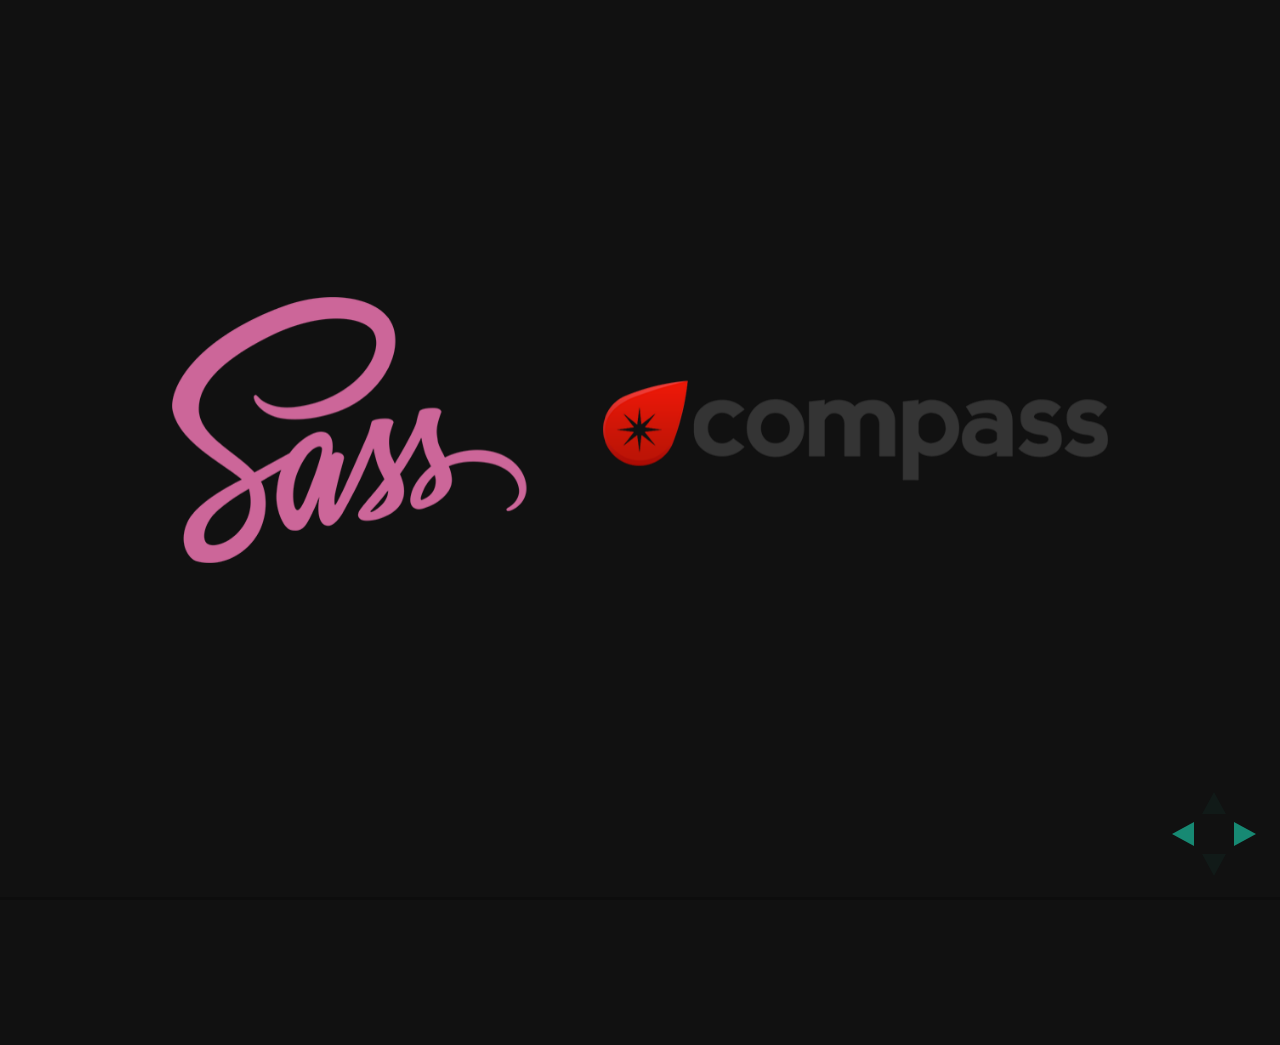
<file: compass/index.html>
<!DOCTYPE html>
<!--[if lt IE 7]> <html class="no-js lt-ie7" lang="en"> <![endif]-->
<!--[if IE 7]>    <html class="no-js ie7 lt-ie8" lang="en"> <![endif]-->
<!--[if IE 8]>    <html class="no-js ie8" lang="en"> <![endif]-->
<!--[if IE 9]>    <html class="no-js ie9" lang="en"> <![endif]-->
<!--[if gt IE 9]><!--> <html class="gt-ie"> <!--<![endif]-->
	<head>
		<meta http-equiv="content-type" content="text/html; charset=UTF-8" />

		<title>Présentation Compass</title>

		<link rel="stylesheet" href="assets/styles/reveal.css">
		<link rel="stylesheet" href="assets/styles/night.css" id="theme">

		<!-- For syntax highlighting -->
		<link rel="stylesheet" href="assets/styles/lib/css/monokai.css">

		<!-- If the query includes 'print-pdf', use the PDF print sheet -->
		<script>
			document.write( '<link rel="stylesheet" href="assets/styles/print/' + ( window.location.search.match( /print-pdf/gi ) ? 'pdf' : 'paper' ) + '.css" type="text/css" media="print">' );
		</script>

		<!--[if lt IE 9]>
		<script src="lib/js/html5shiv.js"></script>
		<![endif]-->
		
		<script>
		  (function(i,s,o,g,r,a,m){i['GoogleAnalyticsObject']=r;i[r]=i[r]||function(){
		  (i[r].q=i[r].q||[]).push(arguments)},i[r].l=1*new Date();a=s.createElement(o),
		  m=s.getElementsByTagName(o)[0];a.async=1;a.src=g;m.parentNode.insertBefore(a,m)
		  })(window,document,'script','//www.google-analytics.com/analytics.js','ga');
		
		  ga('create', 'UA-44934960-1', 'polikin.github.io');
		  ga('send', 'pageview');
		
		</script>

	</head>
	<body>

		<div class="reveal">

			<div class="slides">
				<!-- **** @home **** -->
				<section>
					<img class="blank" src="assets/images/sass-compass-logo.png" alt="">
				</section>


				<!-- **** Intro preprocessor **** -->
				<section>
					<h2>Qu’est-ce qu’un préprocesseur CSS?</h2>
					<p>C’est un outil permettant de transformer un langage (avec une syntaxe semblable à CSS), en CSS valide. La syntaxe du langage est souvent tellement proche de celle du CSS qu’on voit à peine la différence. Les préprocesseurs apportent une aide à l’écriture de vos feuilles de style. Aujourd’hui, les deux préprocesseurs les plus utilisés sont Sass et Less.</p>
				</section>

				<section>
					<h2>Les préprocesseurs les plus utilisés</h2>
					<h3 class="primary">SASS</h3>
					<p>Foundation<br>
					Compass<br>
					Bourbon</p>
					<img class="blank" src="assets/images/logo-sass.png" alt="" style="max-width:300px">
				</section>

				<section>
					<h2>Les préprocesseurs les plus utilisés</h2>
					<h3 class="primary">LESS</h3>
					<p>Twitter Bootstrap<br>
					LESS Elements<br>
					LESS Hat</p>
					<img class="blank" src="assets/images/logo-less.png" alt="">
				</section>

				<section>
					<h2>Les préprocesseurs les plus utilisés</h2>
					<h3 class="primary">Stylus</h3>
					<p>Nib</p>
					<img class="blank" src="assets/images/logo-stylus.png" alt="">
				</section>


				<!-- **** @import **** -->
				<section>
					<h2>Importation (@import)</h2>
					<p>Éviter la règle CSS “@import’’</p>
					<p>Le “@import” des fichiers .scss se produit lors de la compilation au lieu du coté client.</p>
<!-- 
//Montrer le fichier main.scss avec toutes les imports
//Montrer lles fichiers importés et compilés
//Expliquer la différence entre @import “fichier” et @import “_fichier”
 -->
				</section>
				
				<section>
					<h2>Importation (@import) suite</h2>
					
					<pre>
						<code data-trim>
/* import sans le "_" */
@import "le_fichier_importe";

/* import avec le "_" */
@import "_le_fichier_importe";							
						</code>
					</pre>
					
					<img class="blank" src="assets/images/img-import.png" alt="">
					
				</section>
				
				<section>
					<h2>Importation (@import) suite</h2>
					
					<br>
					
					<h3 class="primary">différence entre les deux façons d'importer</h3>
					
					<div class="fragment">
						<p>importer un fichier <span class="primary">sans</span> le <span class="primary">"_"</span> indique que ce fichier doit être généré en <span class="primary">.css</span></p>
					</div>
					
					<br>
					
					<div class="fragment">
						<p>importer un fichier <span class="primary">avec</span> le <span class="primary">"_"</span> indique que ce fichier doit être importé dans le fichier compilé</p>
					</div>
					
				</section>
				
				<section>
					<h2>Importation (@import) suite</h2>
					
					<br>
					
					<h3 class="primary">@import dans un sélecteur</h3>
					
					<pre>
						<code data-trim>
.maclass {
	@import "_le_fichier_importe";
}
							
						</code>
					</pre>
					
					
				</section>
				
				<!-- **** Nesting **** -->
				<section>
					<h2>imbriquation</h2>
					
					<br>
					
					<div class="fragment">
						<h3 class="primary">imbriquation des selecteurs</h3>
						<p>Les selecteurs CSS peuvent être imbriqués.</p>
					</div>
					
					<br>
					<!-- //Montrer exemple de base sur le nesting -->

					<div class="fragment">
						<h3 class="primary">imbriquation des propriétés</h3>
						<p>Certaines propriétés avec le même nom peuvent être imbriquées</p>
					</div>
					
					<br>
					
					<!-- //Montrer exemple avec fonts (font-size, font-weight, font-family etc) -->

					<div class="fragment">
						<h3 class="primary">Le selecteur parent</h3>
						<p>L’utilisation du symbole “&” fait référence au parent.</p>
					</div>
					<!-- 
					//Montrer exemple du sélecteur parent
					//Exemple avec modernizr -->

				</section>
				
				<section>
					<h2>imbriquation (suite)</h2>
					
					<br>
					
					<h3 class="primary">imbriquation des sélecteurs</h3>
					
					<br>					
					
					<pre>
						<code data-trim>
.ma-classe-parent {
	.ma-classe-enfant {
		strong {
			color: black;
		}
	}
}

/* CSS GÉNÉRÉ */
.ma-class-parent .ma-class-enfant strong { color: black; }
						</code>
					</pre>
					
					<p>* Ne pas dépasser 3 niveaux d'imbriquation</p>
				</section>
				
				<section>
					<h2>nesting (imbriquation)</h2>
					
					<br>
					
					<h3 class="secondary">à ne pas faire</h3>
										
					<pre>
						<code data-trim>
.ma-classe-parent {
	.ma-classe-enfant {
		span {
			a {
				strong {
					color: black;
				}
			}
		}
	}
}
						</code>
					</pre>
					
				</section>
				
				<section>
					<h2>imbriquation (suite)</h2>
					
					<br>
					
					<h3 class="primary">imbriquation des propriétés</h3>
					
					
					<pre>
						<code data-trim>
.ma-class-parent {
	font:{
		size: 12px;
		weight: 700;
		style: italic;
	}
	
	background:{
		position: top left;
		repeat: no-repeat;
		color: #ccc;
	}
}

/* CSS GÉNÉRÉ */
.ma-class-parent {
	font-size: 12px;
	font-weight: 700;
	font-style: italic;
	
	background-position: top left;
	background-repeat: no-repeat;
	background-color: #ccc;
}

						</code>
					</pre>					
				</section>
				
				<section>
					<h2>imbriquation (suite)</h2>
					
					<br>
					
					<h3 class="primary">sélecteur parent ( & )</h3>
					
					<pre>
						<code data-trim>
.ma-class-parent {
	.ma-classe-enfant {
		.touch & {
			color: black;
		}
	}
}

/* CSS GÉNÉRÉ */
.touch .ma-class-parent .ma-class-enfant { color: black; }

						</code>
					</pre>
					
					<p>* .touch est une fonctionnalité de Modernizr</p>
										
				</section>
				
				<section>
					<h2>imbriquation (suite)</h2>
					
					<br>
					
					<h3 class="primary">sélecteur :hover, :pseudo-element ( & )</h3>
					
					<pre>
						<code data-trim>
.ma-class-parent {
	.ma-classe-enfant {
		&:hover {
			color: black;
		}
		
		&:first-child {
			color: red;
		}
	}
}

/* CSS GÉNÉRÉ */
.touch .ma-class-parent .ma-class-enfant:hover { color: black; }
.touch .ma-class-parent .ma-class-enfant:first-child { color: red; }

						</code>
					</pre>
					
					<p>* .touch est une fonctionnalité de Modernizr</p>
										
				</section>


				<!-- **** Variables **** -->
				<section>
					<h2>Variables</h2>
					<p>La façon la plus simple d’utiliser SASS est l’utilisation des variables.</p>
					<p>Les variables commencent avec le signe “$” et sont déclarés comme des propriétés.</p>
					<p class="primary">“$nom :  valeur”</p>
					<p>Les utilisations les plus fréquentes sont les chiffres, les couleurs et les fonts.</p>
<!-- //Montrer le fichier avec toutes les variables et sont utilisation -->
				</section>
				
				<section>
					<h2>variables (suite)</h2>
					
					<pre>
						<code data-trim>
$primary:	#1abc9c; /* turquoise */

$secondary:	#8E44AD; /* emerald */

$tertiary:	#3498db; /* peter river /*	

$hover:	$secondary;		

$family: 'Open sans', serif;

$margin: 10px 20px;				
						</code>
					</pre>
					
				</section>
				
				<section>
					<h2>variables (suite)</h2>
					
					<pre>
						<code data-trim>
.ma-class {
	$width: 10px;
	
	width: $width;	
}			
						</code>
					</pre>
					
					<p>Une variable créée dans un sélecteur n'est pas globale, donc ne peut être utilisée <br/>pour d'autres sélecteurs.</p>
					
				</section>


				<!-- **** Mixins **** -->
				<section>
					<h2>@mixins</h2>
					
					<br>
					
					<div class="fragment">
						<h3 class="primary">Définition</h3>
						<p>Les mixins servent à définir des styles qui sont utilisés à plusieurs endroits. Les mixins acceptent aussi des arguments, ce qui permet de produire une plus grande variété de styles.</p>
						<p>Nous utilisons “@mixin” pour définir une mixin.</p>
					</div>
					
					<br>
					
					<div class="fragment">
						<h3 class="primary">Utilisation</h3>
						<p>Nous utilisons “@include” pour inclure tous les styles retournés par le mixin. </p>
					</div>
<!-- //Montrer un exemple de mixin de base -->

				</section>
				
				<section>
					<h2>@mixins (suite)</h2>
					
					<pre>
						<code data-trim>
@mixin circle($circle-size, $color) {
	width: 		$circle-size; 
	height: 	$circle-size; 
	background:	$color;

	@include border-radius($circle-size/2);
}		
						</code>
					</pre>
					
				</section>
				
				<section>
					<h2>@include</h2>
					
					<pre>
						<code data-trim>
/* APPELÉ LE MIXIN */
.circle {
	@include circle(200px, red);
}
							
/* CSS GÉNÉRÉ */
.circle {
	width: 200px;
	height: 200px;
	background: red;
	-webkit-border-radius: 100px;
	-moz-border-radius: 100px;
	-ms-border-radius: 100px;
	-o-border-radius: 100px;
	border-radius: 100px;
}			
						</code>
					</pre>					
					<div class="circle"></div>
					
				</section>
				
				<!-- **** Mixins **** -->
				<section>
					<h2>@extend</h2>
					<p>Nous voulons souvent utiliser les mêmes styles mais avec une légère différence. La façon la plus fréquente est d’utiliser une classe plus spécifique.</p>
					<p>Avec SASS, la maintenance est beaucoup plus facile et cela permet d’éviter certaines erreurs.</p>
					<p>Nous utilisons “@extend .classe” pour réutiliser les styles d’un selecteur sans avoir à tout dupliquer.</p>
				</section>
				
				<section>
					<h2>@extend (suite)</h2>
					
					<br>
					
					<h3 class="primary">extend %placeholder</h3>
					
					<pre>
						<code data-trim>
%border-bottom {
	padding: 0 0 30px 0;
	border-bottom: 2px blue solid;
}		

.ma-classe {
	@extend %border-bottom;
}

.mon-autre-classe {
	@extend %border-bottom;
}

/* CSS GÉNÉRÉ */
.ma-classe, .mon-autre-classe {
	padding: 0 0 30px 0;
	border-bottom: 2px blue solid
}
						</code>
					</pre>
					
					<p>* le placeholder n'est pas compilé dans le .css final</p>
					
				</section>


				<!-- **** Maths **** -->
				<section>
					<h2>Mathématiques</h2>
					<p>Sass supporte les operateurs standard</p>
					<p>+ - * / %</p>
<!-- //exemples de math simple -->
					<div class="fragment">
						<p>Plusieurs fonctions sont disponibles.</p>
						<p>percentage, round, ceil, floor, abs, min, max et plusieurs autres.</p>
					</div>
				</section>
				
				<section>
					<h2>Mathématiques (suite)</h2>
					
					<br>
					
					<h3 class="primary">Les opérations mathématique (+, -, *, /, %)</h3>
					
					<pre>
						<code data-trim>
1em + 1em; /* 2em */

1em - 1em; /* 0em */

1in + 72pt; /* 2in */

6px * 4; /* 24px /*

18 % 5; /* 3 */

						</code>
					</pre>
					
				</section>

				<!-- **** Colors **** -->
				<section>
					<h2>Couleurs</h2>
					<p>Il est possible de faire des calculs avec les couleurs.<br/>Les opérations sont appliquées sur le canal rouge, vert et bleu.</p>
					<p>Plusieurs fonctions sont disponibles dans SASS</p>
					<p>rgb, rgba, red, green, blue, mix, hue, saturation, lightness, lighten, darken, saturate, desaturate, greyscale, complement, invert, alpha, rgba et plusieurs autres.</p>
<!-- //Montrer quelques exemples de fonctions de couleurs -->
				</section>
				
				<section>					
					<h2>couleurs (suite)</h2>
					
					<br>
					
					<h3 class="primary">lighten, darken, rgba</h3>
					<pre>
						<code data-trim>
.lighten {
	background: lighten($primary, 10);
}

.darken {
	background: darken($primary, 10);
}

.rgba {
	background: rgba($primary, 10);
}

						</code>
					</pre>
				</section>
				
				<section>					
					<h2>couleurs (suite)</h2>
					<img class="blank" src="assets/images/img-colors.jpg" alt="">
				</section>
				
				<section>					
					<h2>couleurs (suite)</h2>
					<img class="blank" src="assets/images/img-colors2.jpg" alt="">
				</section>


				<!-- **** Directives **** -->
				<section>
					<h2>Directives</h2>
					
					<br>
					
					<div class="fragment">
						<h3 class="primary">@import</h3>
					</div>
					
					<br>

					<div class="fragment">
						<h3 class="primary">@media</h3>
						<p>L’utilisation du “@media” query est la même qu’en CSS sauf à l’exception qu’elle peut être imbriquée dans les sélecteurs.</p>
<!-- //Montrer une utilisation du @media -->
					</div>
					
					<br>

					<div class="fragment">
						<h3 class="primary">@extend</h3>
					</div>
					
					<br>

					<div class="fragment">
						<h3 class="primary">@if</h3>
						<p>Permet d’utiliser des “@if, @else if, @else” pour toutes les directives.</p>
					</div>
				</section>

				<section>
					<h2>Directives (suite)</h2>
					<h3 class="primary">@for</h3>
					<p>La déclaration du “@for” compile des styles de manière répétitive avec un compteur pour chaque itération.</p>
<!-- //Montrer un exemple du @for -->
					
					<br>
					
					<div class="fragment">
						<h3 class="primary">@each</h3>
						<p>Le “@each” compile des styles pour chaque valeurs dans un tableau</p>
<!-- //Montrer un exemple du @each -->
					</div>
					
					<br>

					<div class="fragment">
						<h3 class="primary">@while</h3>
						<p>Le “@while” compile des styles jusqu’à ce que l’évalution soit “false”</p>
					</div>
					
					<br>

					<div class="fragment">
						<h3 class="primary">@mixin</h3>
					</div>
				</section>
				
				<section>
					<h2>directives (suite)</h2>
					
					<br>
					
					<h3 class="primary">@if, @else</h3>
					<pre>
						<code data-trim>
$var: false;

@if $var == true {
	&:before { 
		color:	$secondary;
		content: "$var == true, ce contenu s'affiche"; 
	}
}@else {
	&:before { 
		color:	$tertiary;
		content: "$var == false, ce contenu s'affiche"; 
	}
}
						</code>
					</pre>
				</section>
				
				<section>
					<h2>directives (suite)</h2>
					
					<br>
					
					<h3 class="primary">@for</h3>
					<pre>
						<code data-trim>
@for $i from 1 through 6 {
	.for-#{$i} {
		height : $i * 20#{px};
	}
}

/* CSS GÉNÉRÉ */
.for-1 { height: 20px; }
.for-2 { height: 40px; }
.for-3 { height: 60px; }
.for-4 { height: 80px; }
.for-5 { height: 100px; }
.for-6 { height: 120px; }

						</code>
					</pre>
					
				</section>


				<!-- **** Compass **** -->
				<section>
					<h2>Compass</h2>
					<p>Compass est un framework pour SASS. Il contient une multitude de Mixins et d’outils pour nous aider à être plus rapide dans notre développement.</p>
				</section>

				<!-- **** Compass & CSS3 **** -->
				<section>
					<h2>CSS3</h2>
					<p>Les mixins pour le CSS3 sont habituellement utilisés pour éviter d’écrire tous les préfixes des fureteurs. Ils sont aussi utiles pour fournir une solution alternative pour les plus vieux fureteurs.</p>
					<p>Opacity, box-shadow, animations, font-face et plusieurs autres.</p>
<!-- //Montrer quelques exemple -->
				</section>

				<!-- **** Compass & Helpers **** -->
				<section>
					<h2>Helpers</h2>
					<p>Les helpers servent à améliorer les fonctions de SASS.</p>
					<p>adjust-lightness, font-files, image-width, image-height, prefix, inline-image et plusieurs autres.</p>
				</section>

				<!-- **** Compass & Typography **** -->
				<section>
					<h2>Typography</h2>
					<p>Mixins qui permettent de styler plus rapidement certains éléments typographiques.</p>
					<p>Link effects, lists, texts</p>
				</section>

				<section>
					<h2>Utilities</h2>
					<p>Les utilities sont des mixins pour gagner du temps et aider à la maintenance du projet.</p>
					<p>Sprites, clearfix, resets, browser support etc</p>
<!-- //Montrer un exemple des sprites -->
				</section>

				<section>
					<h2>Extensions</h2>
					<ul>
						<li>Susy</li>
						<li>h5bp</li>
						<li>rgba-png</li>
						<li>ceaser</li>
						<li>animate.sass</li>
						<li>etc ...</li>
					</ul>
				</section>
				
				<!-- **** Apps **** -->
				
				<section>
					<h2>Apps</h2>
					<ul>
						<li>Codekit</li>
						<li>Prepros</li>
						<li>Mixture</li>
						<li>Koala</li>
					</ul>
				</section>
				
				<section>
					<h2>Codekit (mac seulement)</h2>
					<br>
					
					<a href="http://incident57.com/codekit/">http://incident57.com/codekit/</a>
					
					<br>
					
					<img class="blank" src="assets/images/logo-codekit.png" alt="">
					
				</section>
				
				<section>
					<h2>Prepros (mac & pc)</h2>
					<br>
					
					<a href="http://alphapixels.com/prepros/">http://alphapixels.com/prepros/</a>
					
					<br>
					
					<img class="blank" src="assets/images/logo-prepros.png" alt="">
					
				</section>
				
				<section>
					<div class="author">
						<h5>Nicolas Poliquin</h5>
						<p>Twitter: <a href="https://twitter.com/_polikin" target="_blank">@_polikin</a></p>
						<p>Github: <a href="https://github.com/polikin" target="_blank">https://github.com/polikin</a></p>
						<p>Courriel: <a href="mailto:nic@polikin.ca?subject=Question presentation Compass" target="_blank">nic@polikin.ca</a></p>
					</div>
					
					<div class="author">
						<h5>Mathieu Rivest</h5>
						<p>LinkedIn: <a href="ca.linkedin.com/in/rivestmathieu/" target="_blank">ca.linkedin.com/in/rivestmathieu/</a></p>
						<p>Github: <a href="https://github.com/polikin" target="_blank">https://github.com/MathRivest</a></p>
						<p>Courriel: <a href="mailto:rivest.mathieu@gmail.com?subject=Question presentation Compass" target="_blank">rivest.mathieu@gmail.com</a></p>
					</div>
					
					<div style="clear:both;"></div>
					
					<br><br>
					
					<h4>Version PDF</h4>
		
					<a href="https://speakerdeck.com/_polikin/presentation-compass" target="_blank">https://speakerdeck.com/_polikin/presentation-compass</a>
		
					<br>
					
					<div class="credits">
						
						<br>
						
						<h5>Crédits</h5>
						<a href="http://compass-style.org/help/">Compass</a>
						<a href="http://sass-lang.com/tutorial.html">Sass</a>
						<a href="http://thesassway.com/">The Sass Way</a>
						<a href="https://speakerdeck.com/imathis/sass-compass-the-future-of-stylesheets-now">Brandon Mathis</a>
						<a href="http://blog.humancoders.com/les-id-es-re-ues-sur-les-pr-processeurs-css-sass-53/">Camille Roux</a>
					</div>
				</section>
				
			</div>

		</div>
		
		<script src="assets/scripts/head.min.js"></script>
		<script src="assets/scripts/reveal.min.js"></script>

		<script>

			// Full list of configuration options available here:
			// https://github.com/hakimel/reveal.js#configuration
			Reveal.initialize({
				controls: true,
				progress: true,
				history: true,
				center: true,
				width: 1400,
				loop: true,
				theme: Reveal.getQueryHash().theme, 
				transition: Reveal.getQueryHash().transition || 'linear', // default/cube/page/concave/zoom/linear/fade/none

				// Optional libraries used to extend on reveal.js
				dependencies: [
					{ src: 'assets/plugin/highlight/highlight.js', async: true, 
						callback: function() { 
							hljs.initHighlightingOnLoad(); 
							hljs.tabReplace = '    ';
						} 
					}/*,
					{ src: 'https://raw.github.com/Remotes/Remotes/master/dist/remotes.ne.min.js', async: true, 
						callback: function() { 
							new Remotes("preview")
								.on("swipe-left", function(e){ Reveal.navigateRight(); })
								.on("swipe-right", function(e){ Reveal.navigateLeft(); })
								.on("swipe-up", function(e){ Reveal.navigateDown(); })
								.on("swipe-down", function(e){ Reveal.navigateUp(); })
								.on("tap", function(e){ 
									Reveal.toggleOverview(); 
								});
						} 
					},*/
				],
				keyboard: {
				    13: 'toggleOverview' // go to the next slide when the ENTER key is pressed
				  }
			});

		</script>
		
	
	</body>
</html>
</file>
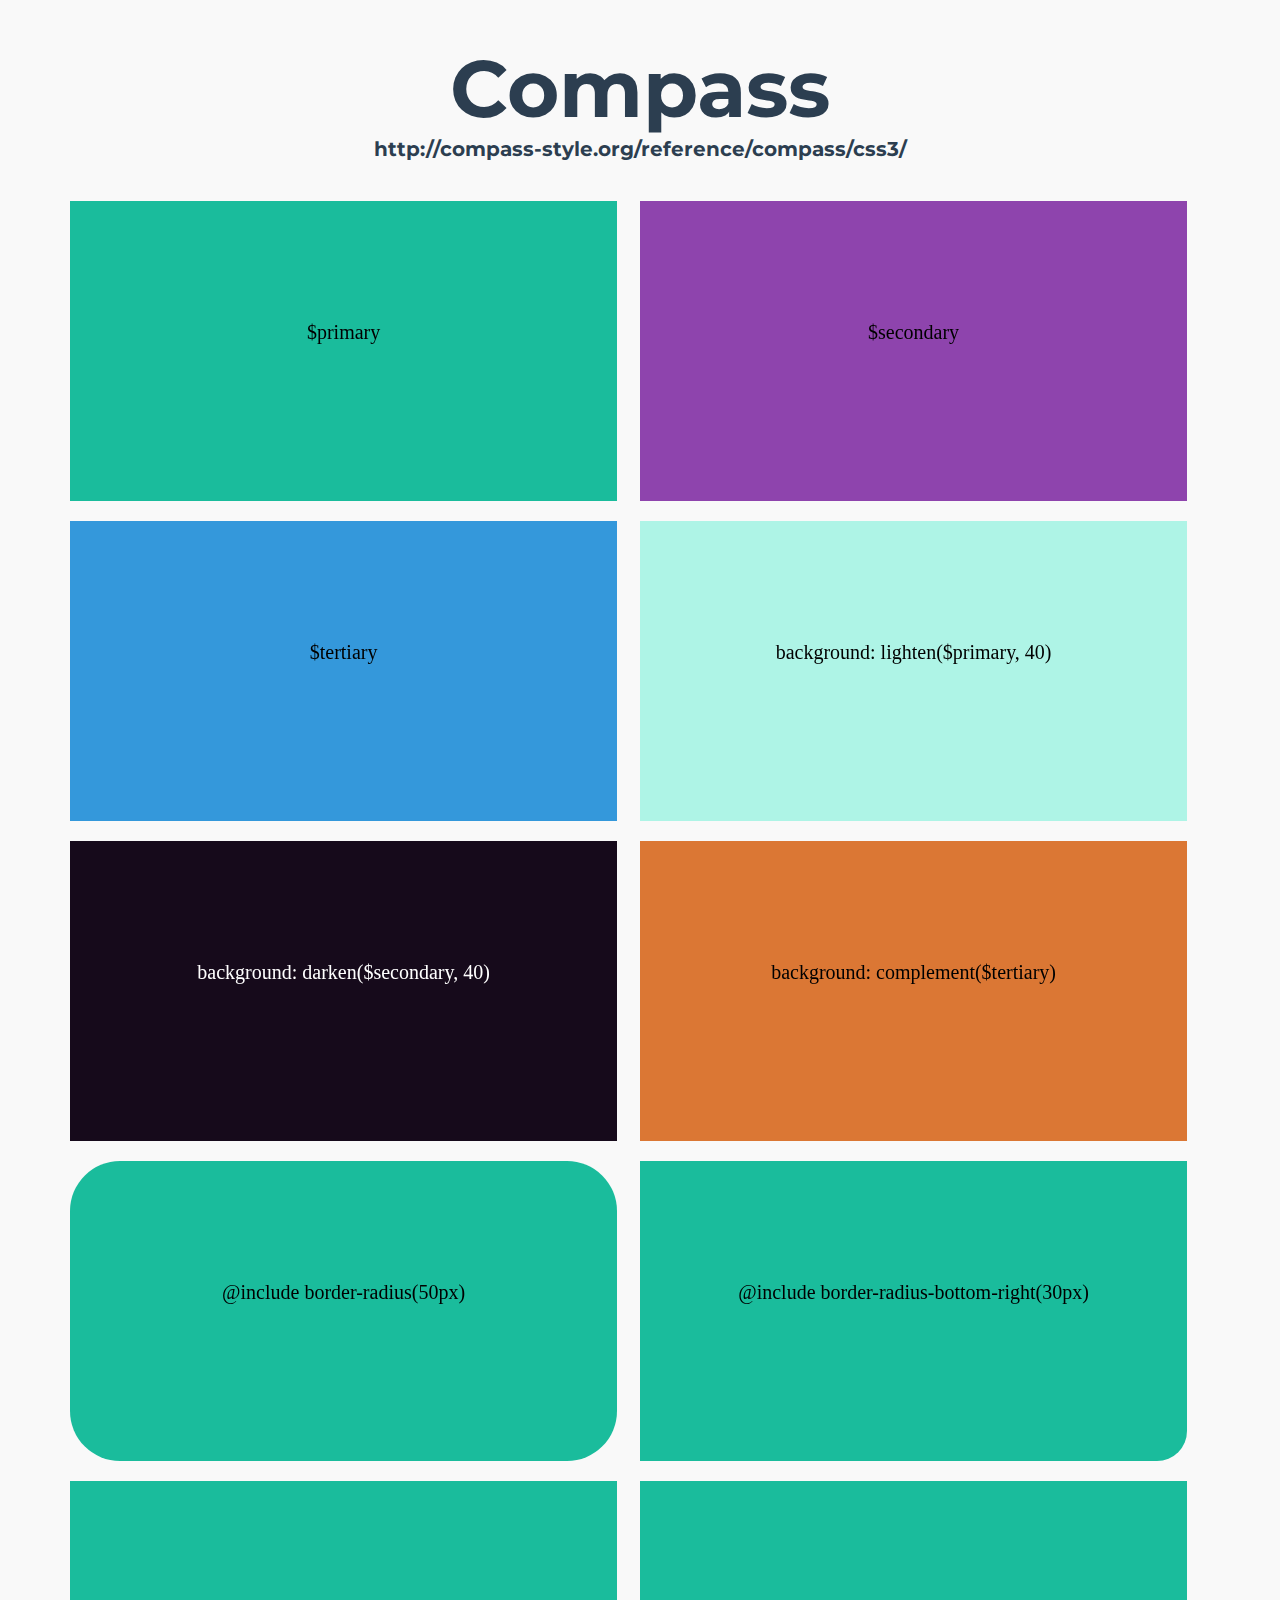
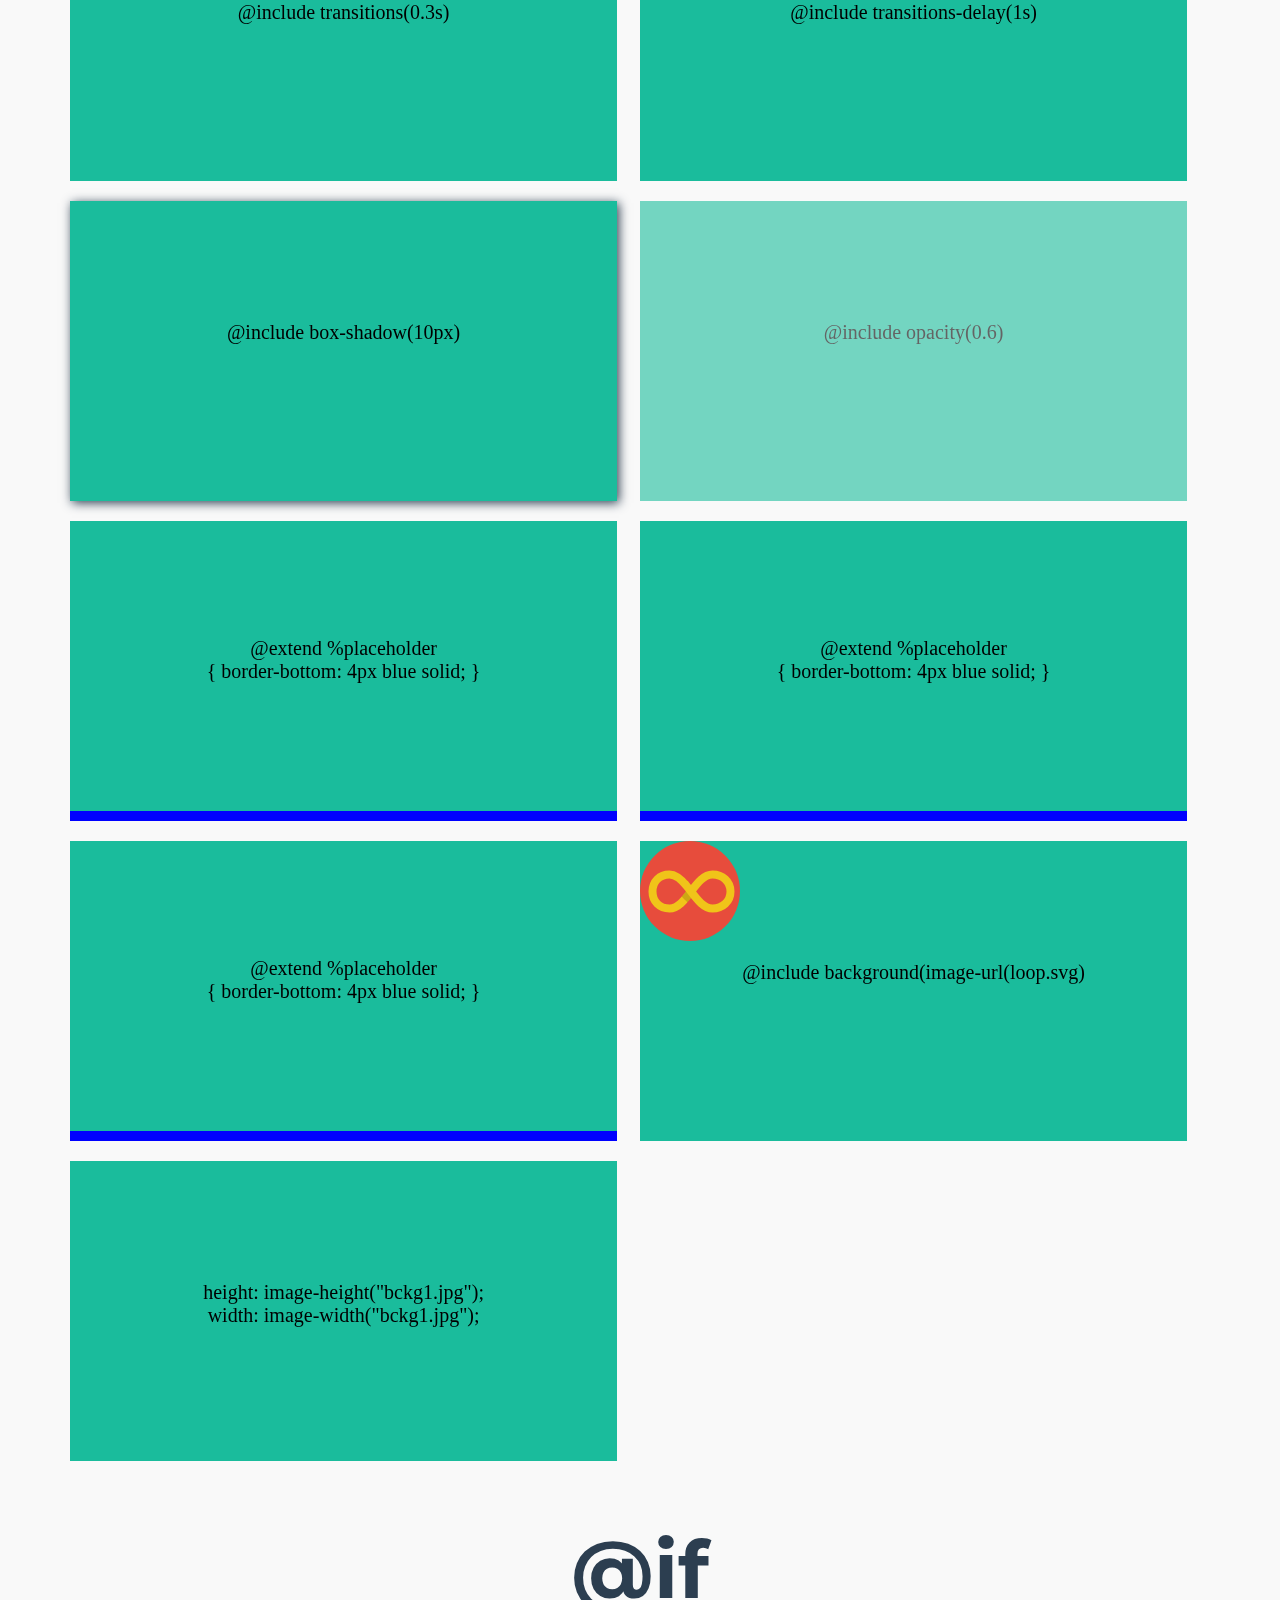
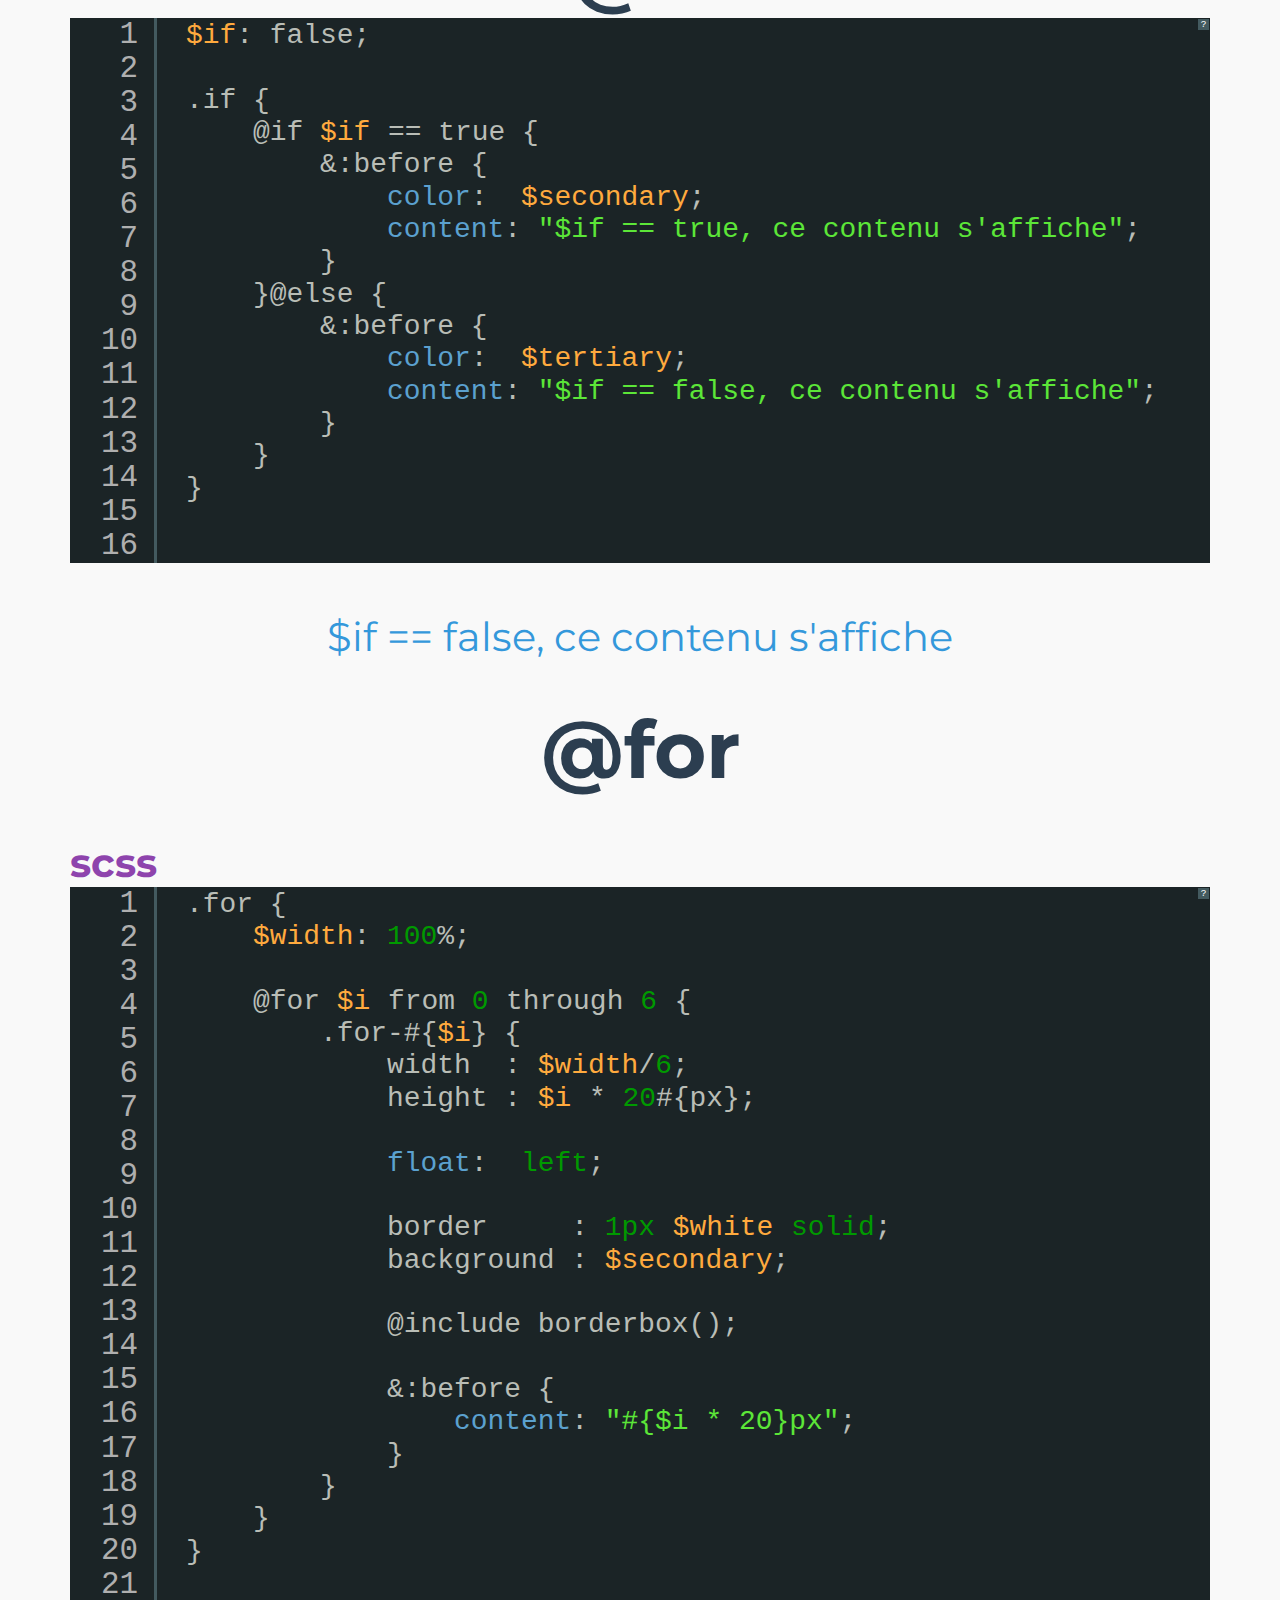
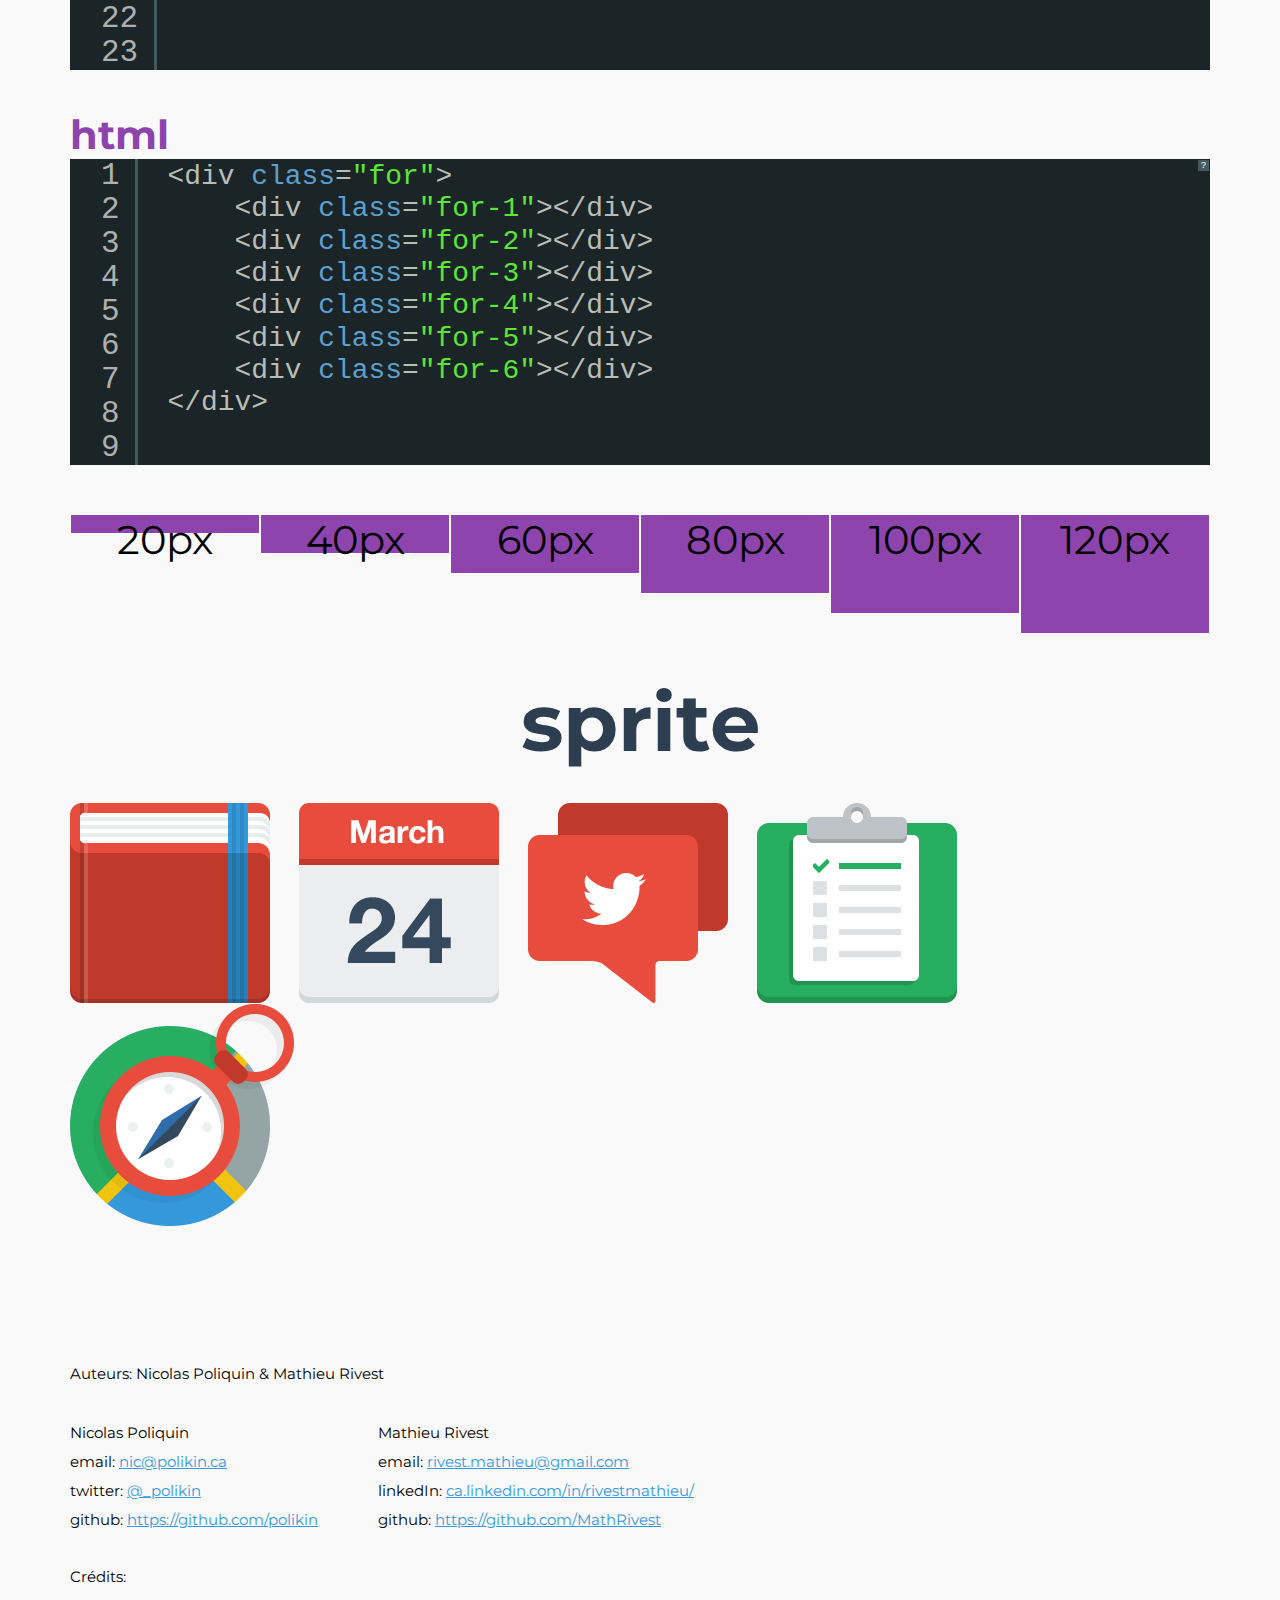
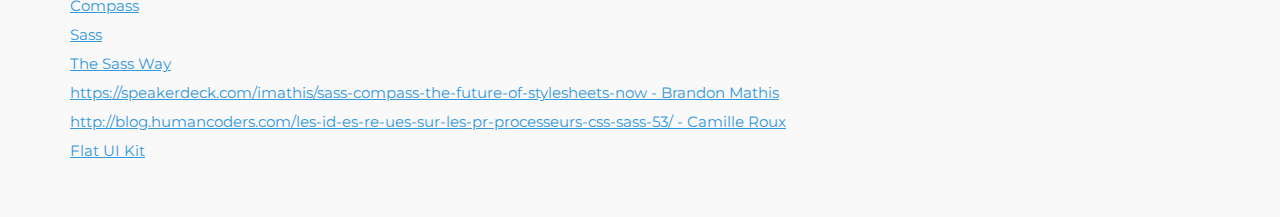
<file: exemples/index.html>
<!DOCTYPE html>
<!--[if lt IE 7]> <html class="no-js lt-ie7" lang="en"> <![endif]-->
<!--[if IE 7]>    <html class="no-js ie7 lt-ie8" lang="en"> <![endif]-->
<!--[if IE 8]>    <html class="no-js ie8" lang="en"> <![endif]-->
<!--[if IE 9]>    <html class="no-js ie9" lang="en"> <![endif]-->
<!--[if gt IE 9]><!--> <html class="gt-ie"> <!--<![endif]-->
	<head>
		<meta http-equiv="content-type" content="text/html; charset=UTF-8" />
	
		<title>Compass</title>
		
		<link rel="stylesheet" type="text/css" href="assets/styles/screen.css" media="screen,projection" />
		
		<script type="text/javascript" charset="utf-8" src="assets/scripts/jquery-1.10.2.min.js"></script>
		
	</head>	
	<body>

<div class="container cf">
	
	<h1>
		Compass
		<span>http://compass-style.org/reference/compass/css3/</span>
	</h1>
	
	<div class="examples cf">
		<div class="primary">
			<code>$primary</code>
			<code class="output">#1abc9c</code>
		</div>
		
		<div class="secondary">
			<code>$secondary</code>
			<code class="output">#8E44AD</code>
		</div>
		
		<div class="tertiaire">
			<code>$tertiary</code>
			<code class="output">#3498db</code>
		</div>
		
		<div class="primary-lighten">
			<code>background: lighten($primary, 40)</code>
			<code class="output">#AEF4E6</code>
		</div>
		
		<div class="secondary-darken">
			<code>background: darken($secondary, 40)</code>
			<code class="output">#160A1B</code>
		</div>
		
		<div class="tertiary-complement">
			<code>background: complement($tertiary)</code>
			<code class="output">#DB7734</code>
		</div>
		
		<div class="border-radius">
			<code>@include border-radius(50px)</code>
			<code class="output">
			    -webkit-border-radius: 50px;<br>
			    -moz-border-radius: 50px;<br>
			    border-radius: 50px;
			</code>
		</div>

		<div class="border-bottom-right-radius">
			<code>@include border-radius-bottom-right(30px)</code>
			<code class="output">
			    -webkit-border-radius-bottomright: 30px;<br>
			    -moz-border-radius-bottomright: 30px;<br>
			    border-radius-bottomright: 30px;
			</code>
		</div>

		<div class="transition">
			<code>@include transitions(0.3s)</code>
			<code class="output">
			    -webkit-transition: 0.3s;<br>
			    -moz-transition: 0.3s;<br>
			    transition: 0.3s;
			</code>
		</div>
	
		<div class="transition transition-delay">
			<code>@include transitions-delay(1s)</code>
			<code class="output">
			    -webkit-transition-delay: 1s;<br>
			    -moz-transition-delay: 1s;<br>
			    transition-delay: 1s;
			</code>
		</div>

		<div class="box-shadow">
			<code>@include box-shadow(10px)</code>
			<code class="output">
			    -webkit-box-shadow: 10px;<br>
			    -moz-box-shadow: 10px;<br>
			    box-shadow: 10px;
			</code>
		</div>

		<div class="opacity">
			<code>@include opacity(0.6)</code>
			<code class="output">
			    <span style="font-size:13px;">filter: progid:DXImageTransform.Microsoft.<br>Alpha(Opacity=60);</span><br>
			    opacity: 0.6;
			</code>
		</div>

		<div class="extend">
			<code>
				@extend %placeholder <br>{ border-bottom: 4px blue solid; }
			</code>
			<code class="output">
			    .examples .extend, <br>.examples .extend2, <br>.examples .extend3
			</code>
		</div>

		<div class="extend2">
			<code>
				@extend %placeholder <br>{ border-bottom: 4px blue solid; }
			</code>
			<code class="output">
			    .examples .extend, <br>.examples .extend2, <br>.examples .extend3
			</code>
		</div>

		<div class="extend3">
			<code>
				@extend %placeholder <br>{ border-bottom: 4px blue solid; }
			</code>
			<code class="output">
			    .examples .extend, <br>.examples .extend2, <br>.examples .extend3
			</code>
		</div>
		
		<div class="image">
			<code>
				@include background(image-url(loop.svg)
			</code>
			<code class="output">
			    background: <br>url('../images/loop.svg<span style="color:red;">?1380732841</span>') <br>top left no-repeat #1abc9c;
			</code>
		</div>
		
		<div class="image-resize">
			<code>
				height:	image-height("bckg1.jpg");<br>
				width:	image-width("bckg1.jpg");
			</code>
			<code class="output">
				<span class="width"></span>
				<span class="height"></span>
			</code>
			<span class="bckg"></span>
		</div>
		
	</div>
	
	<div class="examples-intermediaire">
		<h2>@if</h2>
		
		<pre class="brush: sass">
			$if: false;
			
			.if {
				@if $if == true {
					&:before { 
						color:	$secondary;
						content: "$if == true, ce contenu s'affiche"; 
					}
				}@else {
					&:before { 
						color:	$tertiary;
						content: "$if == false, ce contenu s'affiche"; 
					}
				}
			}
		</pre>
		
		<br>
		
		<div class="if"></div>	
		
		<h2>@for</h2>	
		
		<h3>scss</h3>
		
		<pre class="brush: sass">
			.for {
				$width: 100%;
				
				@for $i from 0 through 6 {
					.for-#{$i} {
						width  : $width/6;
						height : $i * 20#{px};

						float:	left;

						border     : 1px $white solid;
						background : $secondary;

						@include borderbox(); 

						&:before {
							content: "#{$i * 20}px";
						}
					}
				}
			}
			
		</pre>
		
		<h3>html</h3>
		
		<pre class="brush: php">
			<div class="for">
				<div class="for-1"></div>
				<div class="for-2"></div>
				<div class="for-3"></div>
				<div class="for-4"></div>
				<div class="for-5"></div>
				<div class="for-6"></div>
			</div>
		</pre>
		
		<br>
		
		<div class="for cf">
			<div class="for-1"></div>
			<div class="for-2"></div>
			<div class="for-3"></div>
			<div class="for-4"></div>
			<div class="for-5"></div>
			<div class="for-6"></div>
		</div>
	</div>
	
	<h2>sprite</h2>
	
	<br><br>
	
	<div class="sprite cf">
		<div class="sprites-folder-book"></div>
		<div class="sprites-folder-calendar"></div>
		<div class="sprites-folder-chat"></div>
		<div class="sprites-folder-clipboard"></div>
		<div class="sprites-folder-compas last"></div>
		
		<div class="sprites-folder-small-book"></div>
		<div class="sprites-folder-small-calendar"></div>
		<div class="sprites-folder-small-chat"></div>
		<div class="sprites-folder-small-clipboard"></div>
		<div class="sprites-folder-small-compas last"></div>
		
	</div>
	
	<br><br><br>

	<div class="credits cf">
		<h4>Auteurs: Nicolas Poliquin &amp; Mathieu Rivest</h4>
		<ul class="float-left">
			<li>Nicolas Poliquin</li>
			<li>email: <a href="mailto:nic@polikin.ca?subject=Questions sur compass/sass">nic@polikin.ca</a></li>
			<li>twitter: <a href="https://twitter.com/_polikin">@_polikin</a></li>
			<li>github: <a href="https://github.com/polikin">https://github.com/polikin</a></li>
		</ul>
		
		<ul class="float-left">
			<li>Mathieu Rivest</li>
			<li>email: <a href="mailto:rivest.mathieu@gmail.com?subject=Questions sur compass/sass">rivest.mathieu@gmail.com</a></li>
			<li>linkedIn: <a href="ca.linkedin.com/in/rivestmathieu/" target="_blank">ca.linkedin.com/in/rivestmathieu/</a></li>
			<li>github: <a href="https://github.com/polikin" target="_blank">https://github.com/MathRivest</a></li>
			
		</ul>

		
		<br class="clear">
		<br><br>
		
		<h4>Crédits:</h4>
		
		<ul style="margin:0;">
			<li><a href="http://compass-style.org/help/">Compass</a></li>
			<li><a href="http://sass-lang.com/tutorial.html">Sass</a></li>
			<li><a href="http://thesassway.com/">The Sass Way</a></li>
			<li><a href="https://speakerdeck.com/imathis/sass-compass-the-future-of-stylesheets-now">https://speakerdeck.com/imathis/sass-compass-the-future-of-stylesheets-now - Brandon Mathis</a></li>
			<li><a href="http://blog.humancoders.com/les-id-es-re-ues-sur-les-pr-processeurs-css-sass-53/">http://blog.humancoders.com/les-id-es-re-ues-sur-les-pr-processeurs-css-sass-53/ - Camille Roux</a></li>
			<li><a href="http://designmodo.github.io/Flat-UI/">Flat UI Kit</a></li>
		</ul>
		
		<br><br><br>
		
	</div>
	
</div>


<script type="text/javascript">
	$(document).ready(function() {
		$('.examples div').hover(function(){
			$('.examples div').toggleClass('not');
			$('code').removeClass('hidden');
			$(this).removeClass('not').toggleClass('hover');
		});
		
		/*****************/
		
		var bckg_width = $('.image-resize .bckg').width();
		var bckg_height = $('.image-resize .bckg').height();
		
		$('.image-resize .width').html(bckg_width + 'px');
		$('.image-resize .height').html(bckg_height + 'px');
		
		/*****************/
		
		$(document).on('click','.examples div', function(e){			
			$(this).find('code').toggleClass('hidden');
		});
	});
</script>

	<script type="text/javascript" charset="utf-8" src="assets/scripts/shCore.js"></script>

	<script type="text/javascript" charset="utf-8" src="assets/scripts/shAutoloader.js"></script>
	<script type="text/javascript" charset="utf-8" src="assets/scripts/shLegacy.js"></script>
	<script type="text/javascript" charset="utf-8" src="assets/scripts/shBrushSass.js"></script>
	<script type="text/javascript" charset="utf-8" src="assets/scripts/shBrushPhp.js"></script>
	
	<link rel="stylesheet" type="text/css" href="assets/styles/shCore.css" media="screen,projection" />
	<link rel="stylesheet" type="text/css" href="assets/styles/shCoreRDark.css" media="screen,projection" />
	
	<script type="text/javascript">
		SyntaxHighlighter.all()	
		
		$(document).ready(function() {
			$('a[href^="http://"], a[href^="https://"]').attr('target','_blank');	
		});
	</script>
	
	</body>
</html>
</file>
<file: compass/assets/styles/reveal.css>
@charset "UTF-8";

/*!
 * reveal.js
 * http://lab.hakim.se/reveal-js
 * MIT licensed
 *
 * Copyright (C) 2013 Hakim El Hattab, http://hakim.se
 */


/*********************************************
 * RESET STYLES
 *********************************************/

html, body, .reveal div, .reveal span, .reveal applet, .reveal object, .reveal iframe,
.reveal h1, .reveal h2, .reveal h3, .reveal h4, .reveal h5, .reveal h6, .reveal p, .reveal blockquote, .reveal pre,
.reveal a, .reveal abbr, .reveal acronym, .reveal address, .reveal big, .reveal cite, .reveal code,
.reveal del, .reveal dfn, .reveal em, .reveal img, .reveal ins, .reveal kbd, .reveal q, .reveal s, .reveal samp,
.reveal small, .reveal strike, .reveal strong, .reveal sub, .reveal sup, .reveal tt, .reveal var,
.reveal b, .reveal u, .reveal i, .reveal center,
.reveal dl, .reveal dt, .reveal dd, .reveal ol, .reveal ul, .reveal li,
.reveal fieldset, .reveal form, .reveal label, .reveal legend,
.reveal table, .reveal caption, .reveal tbody, .reveal tfoot, .reveal thead, .reveal tr, .reveal th, .reveal td,
.reveal article, .reveal aside, .reveal canvas, .reveal details, .reveal embed,
.reveal figure, .reveal figcaption, .reveal footer, .reveal header, .reveal hgroup,
.reveal menu, .reveal nav, .reveal output, .reveal ruby, .reveal section, .reveal summary,
.reveal time, .reveal mark, .reveal audio, video {
	margin: 0;
	padding: 0;
	border: 0;
	font-size: 100%;
	font: inherit;
	vertical-align: baseline;
}

.reveal article, .reveal aside, .reveal details, .reveal figcaption, .reveal figure,
.reveal footer, .reveal header, .reveal hgroup, .reveal menu, .reveal nav, .reveal section {
	display: block;
}


/*********************************************
 * GLOBAL STYLES
 *********************************************/

html,
body {
	width: 100%;
	height: 100%;
	overflow: hidden;
}

body {
	position: relative;
	line-height: 1;
}

::selection {
	background: #FF5E99;
	color: #fff;
	text-shadow: none;
}


/*********************************************
 * HEADERS
 *********************************************/

.reveal h1,
.reveal h2,
.reveal h3,
.reveal h4,
.reveal h5,
.reveal h6 {
	-webkit-hyphens: auto;
	   -moz-hyphens: auto;
	        hyphens: auto;

	word-wrap: break-word;
	line-height: 1;
}

.reveal h1 { font-size: 3.77em; }
.reveal h2 { font-size: 2.11em;	}
.reveal h3 { font-size: 1.55em;	}
.reveal h4 { font-size: 1em;	}


/*********************************************
 * VIEW FRAGMENTS
 *********************************************/

.reveal .slides section .fragment {
	opacity: 0;

	-webkit-transition: all .2s ease;
	   -moz-transition: all .2s ease;
	    -ms-transition: all .2s ease;
	     -o-transition: all .2s ease;
	        transition: all .2s ease;
}
	.reveal .slides section .fragment.visible {
		opacity: 1;
	}

.reveal .slides section .fragment.grow {
	opacity: 1;
}
	.reveal .slides section .fragment.grow.visible {
		-webkit-transform: scale( 1.3 );
		   -moz-transform: scale( 1.3 );
		    -ms-transform: scale( 1.3 );
		     -o-transform: scale( 1.3 );
		        transform: scale( 1.3 );
	}

.reveal .slides section .fragment.shrink {
	opacity: 1;
}
	.reveal .slides section .fragment.shrink.visible {
		-webkit-transform: scale( 0.7 );
		   -moz-transform: scale( 0.7 );
		    -ms-transform: scale( 0.7 );
		     -o-transform: scale( 0.7 );
		        transform: scale( 0.7 );
	}

.reveal .slides section .fragment.zoom-in {
	opacity: 0;

	-webkit-transform: scale( 0.1 );
	   -moz-transform: scale( 0.1 );
	    -ms-transform: scale( 0.1 );
	     -o-transform: scale( 0.1 );
	        transform: scale( 0.1 );
}

	.reveal .slides section .fragment.zoom-in.visible {
		opacity: 1;

		-webkit-transform: scale( 1 );
		   -moz-transform: scale( 1 );
		    -ms-transform: scale( 1 );
		     -o-transform: scale( 1 );
		        transform: scale( 1 );
	}

.reveal .slides section .fragment.roll-in {
	opacity: 0;

	-webkit-transform: rotateX( 90deg );
	   -moz-transform: rotateX( 90deg );
	    -ms-transform: rotateX( 90deg );
	     -o-transform: rotateX( 90deg );
	        transform: rotateX( 90deg );
}
	.reveal .slides section .fragment.roll-in.visible {
		opacity: 1;

		-webkit-transform: rotateX( 0 );
		   -moz-transform: rotateX( 0 );
		    -ms-transform: rotateX( 0 );
		     -o-transform: rotateX( 0 );
		        transform: rotateX( 0 );
	}

.reveal .slides section .fragment.fade-out {
	opacity: 1;
}
	.reveal .slides section .fragment.fade-out.visible {
		opacity: 0;
	}

.reveal .slides section .fragment.semi-fade-out {
	opacity: 1;
}
	.reveal .slides section .fragment.semi-fade-out.visible {
		opacity: 0.5;
	}

.reveal .slides section .fragment.highlight-red,
.reveal .slides section .fragment.highlight-green,
.reveal .slides section .fragment.highlight-blue {
	opacity: 1;
}
	.reveal .slides section .fragment.highlight-red.visible {
		color: #ff2c2d
	}
	.reveal .slides section .fragment.highlight-green.visible {
		color: #17ff2e;
	}
	.reveal .slides section .fragment.highlight-blue.visible {
		color: #1b91ff;
	}


/*********************************************
 * DEFAULT ELEMENT STYLES
 *********************************************/

/* Fixes issue in Chrome where italic fonts did not appear when printing to PDF */
.reveal:after {
  content: '';
  font-style: italic;
}

.reveal iframe {
	z-index: 1;
}

/* Ensure certain elements are never larger than the slide itself */
.reveal img,
.reveal video,
.reveal iframe {
	max-width: 95%;
	max-height: 95%;
}

/** Prevents layering issues in certain browser/transition combinations */
.reveal a {
	position: relative;
}

.reveal strong,
.reveal b {
	font-weight: bold;
}

.reveal em,
.reveal i {
	font-style: italic;
}

.reveal ol,
.reveal ul {
	display: inline-block;

	text-align: left;
	margin: 0 0 0 1em;
}

.reveal ol {
	list-style-type: decimal;
}

.reveal ul {
	list-style-type: disc;
}

.reveal ul ul {
	list-style-type: square;
}

.reveal ul ul ul {
	list-style-type: circle;
}

.reveal ul ul,
.reveal ul ol,
.reveal ol ol,
.reveal ol ul {
	display: block;
	margin-left: 40px;
}

.reveal p {
	margin-bottom: 10px;
	line-height: 1.2em;
}

.reveal q,
.reveal blockquote {
	quotes: none;
}

.reveal blockquote {
	display: block;
	position: relative;
	width: 70%;
	margin: 5px auto;
	padding: 5px;

	font-style: italic;
	background: rgba(255, 255, 255, 0.05);
	box-shadow: 0px 0px 2px rgba(0,0,0,0.2);
}
	.reveal blockquote p:first-child,
	.reveal blockquote p:last-child {
		display: inline-block;
	}

.reveal q {
	font-style: italic;
}

.reveal pre {
	display: block;
	position: relative;
	width: 90%;
	margin: 15px auto;

	text-align: left;
	font-size: 0.55em;
	font-family: monospace;
	line-height: 1.2em;

	word-wrap: break-word;

	box-shadow: 0px 0px 6px rgba(0,0,0,0.3);
}
.reveal code {
	font-family: monospace;
}
.reveal pre code {
	padding: 5px;
	overflow: auto;
	max-height: 400px;
	word-wrap: normal;
}
.reveal pre.stretch code {
	height: 100%;
	max-height: 100%;

	-webkit-box-sizing: border-box;
	   -moz-box-sizing: border-box;
	        box-sizing: border-box;
}

.reveal table th,
.reveal table td {
	text-align: left;
	padding-right: .3em;
}

.reveal table th {
	text-shadow: rgb(255,255,255) 1px 1px 2px;
}

.reveal sup {
	vertical-align: super;
}
.reveal sub {
	vertical-align: sub;
}

.reveal small {
	display: inline-block;
	font-size: 0.6em;
	line-height: 1.2em;
	vertical-align: top;
}

.reveal small * {
	vertical-align: top;
}

.reveal .stretch {
	max-width: none;
	max-height: none;
}


/*********************************************
 * CONTROLS
 *********************************************/

.reveal .controls {
	display: none;
	position: fixed;
	width: 110px;
	height: 110px;
	z-index: 30;
	right: 10px;
	bottom: 10px;
}

.reveal .controls div {
	position: absolute;
	opacity: 0.05;
	width: 0;
	height: 0;
	border: 12px solid transparent;

	-moz-transform: scale(.9999);

	-webkit-transition: all 0.2s ease;
	   -moz-transition: all 0.2s ease;
	    -ms-transition: all 0.2s ease;
	     -o-transition: all 0.2s ease;
	        transition: all 0.2s ease;
}

.reveal .controls div.enabled {
	opacity: 0.7;
	cursor: pointer;
}

.reveal .controls div.enabled:active {
	margin-top: 1px;
}

	.reveal .controls div.navigate-left {
		top: 42px;

		border-right-width: 22px;
		border-right-color: #eee;
	}
		.reveal .controls div.navigate-left.fragmented {
			opacity: 0.3;
		}

	.reveal .controls div.navigate-right {
		left: 74px;
		top: 42px;

		border-left-width: 22px;
		border-left-color: #eee;
	}
		.reveal .controls div.navigate-right.fragmented {
			opacity: 0.3;
		}

	.reveal .controls div.navigate-up {
		left: 42px;

		border-bottom-width: 22px;
		border-bottom-color: #eee;
	}
		.reveal .controls div.navigate-up.fragmented {
			opacity: 0.3;
		}

	.reveal .controls div.navigate-down {
		left: 42px;
		top: 74px;

		border-top-width: 22px;
		border-top-color: #eee;
	}
		.reveal .controls div.navigate-down.fragmented {
			opacity: 0.3;
		}


/*********************************************
 * PROGRESS BAR
 *********************************************/

.reveal .progress {
	position: fixed;
	display: none;
	height: 3px;
	width: 100%;
	bottom: 0;
	left: 0;
	z-index: 10;
}
	.reveal .progress:after {
		content: '';
		display: 'block';
		position: absolute;
		height: 20px;
		width: 100%;
		top: -20px;
	}
	.reveal .progress span {
		display: block;
		height: 100%;
		width: 0px;

		-webkit-transition: width 800ms cubic-bezier(0.260, 0.860, 0.440, 0.985);
		   -moz-transition: width 800ms cubic-bezier(0.260, 0.860, 0.440, 0.985);
		    -ms-transition: width 800ms cubic-bezier(0.260, 0.860, 0.440, 0.985);
		     -o-transition: width 800ms cubic-bezier(0.260, 0.860, 0.440, 0.985);
		        transition: width 800ms cubic-bezier(0.260, 0.860, 0.440, 0.985);
	}


/*********************************************
 * SLIDES
 *********************************************/

.reveal {
	position: relative;
	width: 100%;
	height: 100%;

	-ms-touch-action: none;
}

.reveal .slides {
	position: absolute;
	width: 100%;
	height: 100%;
	left: 50%;
	top: 50%;

	overflow: visible;
	z-index: 1;
	text-align: center;

	-webkit-transition: -webkit-perspective .4s ease;
	   -moz-transition: -moz-perspective .4s ease;
	    -ms-transition: -ms-perspective .4s ease;
	     -o-transition: -o-perspective .4s ease;
	        transition: perspective .4s ease;

	-webkit-perspective: 600px;
	   -moz-perspective: 600px;
	    -ms-perspective: 600px;
	        perspective: 600px;

	-webkit-perspective-origin: 0px -100px;
	   -moz-perspective-origin: 0px -100px;
	    -ms-perspective-origin: 0px -100px;
	        perspective-origin: 0px -100px;
}

.reveal .slides>section {
	-ms-perspective: 600px;
}

.reveal .slides>section,
.reveal .slides>section>section {
	display: none;
	position: absolute;
	width: 100%;
	padding: 20px 0px;

	z-index: 10;
	line-height: 1.2em;
	font-weight: normal;

	-webkit-transform-style: preserve-3d;
	   -moz-transform-style: preserve-3d;
	    -ms-transform-style: preserve-3d;
	        transform-style: preserve-3d;

	-webkit-transition: -webkit-transform-origin 800ms cubic-bezier(0.260, 0.860, 0.440, 0.985),
						-webkit-transform 800ms cubic-bezier(0.260, 0.860, 0.440, 0.985),
						visibility 800ms cubic-bezier(0.260, 0.860, 0.440, 0.985),
						opacity 800ms cubic-bezier(0.260, 0.860, 0.440, 0.985);
	   -moz-transition: -moz-transform-origin 800ms cubic-bezier(0.260, 0.860, 0.440, 0.985),
						-moz-transform 800ms cubic-bezier(0.260, 0.860, 0.440, 0.985),
						visibility 800ms cubic-bezier(0.260, 0.860, 0.440, 0.985),
						opacity 800ms cubic-bezier(0.260, 0.860, 0.440, 0.985);
	    -ms-transition: -ms-transform-origin 800ms cubic-bezier(0.260, 0.860, 0.440, 0.985),
						-ms-transform 800ms cubic-bezier(0.260, 0.860, 0.440, 0.985),
						visibility 800ms cubic-bezier(0.260, 0.860, 0.440, 0.985),
						opacity 800ms cubic-bezier(0.260, 0.860, 0.440, 0.985);
	     -o-transition: -o-transform-origin 800ms cubic-bezier(0.260, 0.860, 0.440, 0.985),
						-o-transform 800ms cubic-bezier(0.260, 0.860, 0.440, 0.985),
						visibility 800ms cubic-bezier(0.260, 0.860, 0.440, 0.985),
						opacity 800ms cubic-bezier(0.260, 0.860, 0.440, 0.985);
	        transition: transform-origin 800ms cubic-bezier(0.260, 0.860, 0.440, 0.985),
						transform 800ms cubic-bezier(0.260, 0.860, 0.440, 0.985),
						visibility 800ms cubic-bezier(0.260, 0.860, 0.440, 0.985),
						opacity 800ms cubic-bezier(0.260, 0.860, 0.440, 0.985);
}

/* Global transition speed settings */
.reveal[data-transition-speed="fast"] .slides section {
	-webkit-transition-duration: 400ms;
	   -moz-transition-duration: 400ms;
	    -ms-transition-duration: 400ms;
	        transition-duration: 400ms;
}
.reveal[data-transition-speed="slow"] .slides section {
	-webkit-transition-duration: 1200ms;
	   -moz-transition-duration: 1200ms;
	    -ms-transition-duration: 1200ms;
	        transition-duration: 1200ms;
}

/* Slide-specific transition speed overrides */
.reveal .slides section[data-transition-speed="fast"] {
	-webkit-transition-duration: 400ms;
	   -moz-transition-duration: 400ms;
	    -ms-transition-duration: 400ms;
	        transition-duration: 400ms;
}
.reveal .slides section[data-transition-speed="slow"] {
	-webkit-transition-duration: 1200ms;
	   -moz-transition-duration: 1200ms;
	    -ms-transition-duration: 1200ms;
	        transition-duration: 1200ms;
}

.reveal .slides>section {
	left: -50%;
	top: -50%;
}

.reveal .slides>section.stack {
	padding-top: 0;
	padding-bottom: 0;
}

.reveal .slides>section.present,
.reveal .slides>section>section.present {
	display: block;
	z-index: 11;
	opacity: 1;
}

.reveal.center,
.reveal.center .slides,
.reveal.center .slides section {
	min-height: auto !important;
}

/* Don't allow interaction with invisible slides */
.reveal .slides>section.future,
.reveal .slides>section>section.future,
.reveal .slides>section.past,
.reveal .slides>section>section.past {
	pointer-events: none;
}

.reveal.overview .slides>section,
.reveal.overview .slides>section>section {
	pointer-events: auto;
}



/*********************************************
 * DEFAULT TRANSITION
 *********************************************/

.reveal .slides>section[data-transition=default].past,
.reveal .slides>section.past {
	display: block;
	opacity: 0;

	-webkit-transform: translate3d(-100%, 0, 0) rotateY(-90deg) translate3d(-100%, 0, 0);
	   -moz-transform: translate3d(-100%, 0, 0) rotateY(-90deg) translate3d(-100%, 0, 0);
	    -ms-transform: translate3d(-100%, 0, 0) rotateY(-90deg) translate3d(-100%, 0, 0);
	        transform: translate3d(-100%, 0, 0) rotateY(-90deg) translate3d(-100%, 0, 0);
}
.reveal .slides>section[data-transition=default].future,
.reveal .slides>section.future {
	display: block;
	opacity: 0;

	-webkit-transform: translate3d(100%, 0, 0) rotateY(90deg) translate3d(100%, 0, 0);
	   -moz-transform: translate3d(100%, 0, 0) rotateY(90deg) translate3d(100%, 0, 0);
	    -ms-transform: translate3d(100%, 0, 0) rotateY(90deg) translate3d(100%, 0, 0);
	        transform: translate3d(100%, 0, 0) rotateY(90deg) translate3d(100%, 0, 0);
}

.reveal .slides>section>section[data-transition=default].past,
.reveal .slides>section>section.past {
	display: block;
	opacity: 0;

	-webkit-transform: translate3d(0, -300px, 0) rotateX(70deg) translate3d(0, -300px, 0);
	   -moz-transform: translate3d(0, -300px, 0) rotateX(70deg) translate3d(0, -300px, 0);
	    -ms-transform: translate3d(0, -300px, 0) rotateX(70deg) translate3d(0, -300px, 0);
	        transform: translate3d(0, -300px, 0) rotateX(70deg) translate3d(0, -300px, 0);
}
.reveal .slides>section>section[data-transition=default].future,
.reveal .slides>section>section.future {
	display: block;
	opacity: 0;

	-webkit-transform: translate3d(0, 300px, 0) rotateX(-70deg) translate3d(0, 300px, 0);
	   -moz-transform: translate3d(0, 300px, 0) rotateX(-70deg) translate3d(0, 300px, 0);
	    -ms-transform: translate3d(0, 300px, 0) rotateX(-70deg) translate3d(0, 300px, 0);
	        transform: translate3d(0, 300px, 0) rotateX(-70deg) translate3d(0, 300px, 0);
}


/*********************************************
 * CONCAVE TRANSITION
 *********************************************/

.reveal .slides>section[data-transition=concave].past,
.reveal.concave  .slides>section.past {
	-webkit-transform: translate3d(-100%, 0, 0) rotateY(90deg) translate3d(-100%, 0, 0);
	   -moz-transform: translate3d(-100%, 0, 0) rotateY(90deg) translate3d(-100%, 0, 0);
	    -ms-transform: translate3d(-100%, 0, 0) rotateY(90deg) translate3d(-100%, 0, 0);
	        transform: translate3d(-100%, 0, 0) rotateY(90deg) translate3d(-100%, 0, 0);
}
.reveal .slides>section[data-transition=concave].future,
.reveal.concave .slides>section.future {
	-webkit-transform: translate3d(100%, 0, 0) rotateY(-90deg) translate3d(100%, 0, 0);
	   -moz-transform: translate3d(100%, 0, 0) rotateY(-90deg) translate3d(100%, 0, 0);
	    -ms-transform: translate3d(100%, 0, 0) rotateY(-90deg) translate3d(100%, 0, 0);
	        transform: translate3d(100%, 0, 0) rotateY(-90deg) translate3d(100%, 0, 0);
}

.reveal .slides>section>section[data-transition=concave].past,
.reveal.concave .slides>section>section.past {
	-webkit-transform: translate3d(0, -80%, 0) rotateX(-70deg) translate3d(0, -80%, 0);
	   -moz-transform: translate3d(0, -80%, 0) rotateX(-70deg) translate3d(0, -80%, 0);
	    -ms-transform: translate3d(0, -80%, 0) rotateX(-70deg) translate3d(0, -80%, 0);
	        transform: translate3d(0, -80%, 0) rotateX(-70deg) translate3d(0, -80%, 0);
}
.reveal .slides>section>section[data-transition=concave].future,
.reveal.concave .slides>section>section.future {
	-webkit-transform: translate3d(0, 80%, 0) rotateX(70deg) translate3d(0, 80%, 0);
	   -moz-transform: translate3d(0, 80%, 0) rotateX(70deg) translate3d(0, 80%, 0);
	    -ms-transform: translate3d(0, 80%, 0) rotateX(70deg) translate3d(0, 80%, 0);
	        transform: translate3d(0, 80%, 0) rotateX(70deg) translate3d(0, 80%, 0);
}


/*********************************************
 * ZOOM TRANSITION
 *********************************************/

.reveal .slides>section[data-transition=zoom].past,
.reveal.zoom .slides>section.past {
	opacity: 0;
	visibility: hidden;

	-webkit-transform: scale(16);
	   -moz-transform: scale(16);
	    -ms-transform: scale(16);
	     -o-transform: scale(16);
	        transform: scale(16);
}
.reveal .slides>section[data-transition=zoom].future,
.reveal.zoom .slides>section.future {
	opacity: 0;
	visibility: hidden;

	-webkit-transform: scale(0.2);
	   -moz-transform: scale(0.2);
	    -ms-transform: scale(0.2);
	     -o-transform: scale(0.2);
	        transform: scale(0.2);
}

.reveal .slides>section>section[data-transition=zoom].past,
.reveal.zoom .slides>section>section.past {
	-webkit-transform: translate(0, -150%);
	   -moz-transform: translate(0, -150%);
	    -ms-transform: translate(0, -150%);
	     -o-transform: translate(0, -150%);
	        transform: translate(0, -150%);
}
.reveal .slides>section>section[data-transition=zoom].future,
.reveal.zoom .slides>section>section.future {
	-webkit-transform: translate(0, 150%);
	   -moz-transform: translate(0, 150%);
	    -ms-transform: translate(0, 150%);
	     -o-transform: translate(0, 150%);
	        transform: translate(0, 150%);
}


/*********************************************
 * LINEAR TRANSITION
 *********************************************/

.reveal.linear section {
	-webkit-backface-visibility: hidden;
	   -moz-backface-visibility: hidden;
	    -ms-backface-visibility: hidden;
	        backface-visibility: hidden;
}

.reveal .slides>section[data-transition=linear].past,
.reveal.linear .slides>section.past {
	-webkit-transform: translate(-150%, 0);
	   -moz-transform: translate(-150%, 0);
	    -ms-transform: translate(-150%, 0);
	     -o-transform: translate(-150%, 0);
	        transform: translate(-150%, 0);
}
.reveal .slides>section[data-transition=linear].future,
.reveal.linear .slides>section.future {
	-webkit-transform: translate(150%, 0);
	   -moz-transform: translate(150%, 0);
	    -ms-transform: translate(150%, 0);
	     -o-transform: translate(150%, 0);
	        transform: translate(150%, 0);
}

.reveal .slides>section>section[data-transition=linear].past,
.reveal.linear .slides>section>section.past {
	-webkit-transform: translate(0, -150%);
	   -moz-transform: translate(0, -150%);
	    -ms-transform: translate(0, -150%);
	     -o-transform: translate(0, -150%);
	        transform: translate(0, -150%);
}
.reveal .slides>section>section[data-transition=linear].future,
.reveal.linear .slides>section>section.future {
	-webkit-transform: translate(0, 150%);
	   -moz-transform: translate(0, 150%);
	    -ms-transform: translate(0, 150%);
	     -o-transform: translate(0, 150%);
	        transform: translate(0, 150%);
}


/*********************************************
 * CUBE TRANSITION
 *********************************************/

.reveal.cube .slides {
	-webkit-perspective: 1300px;
	   -moz-perspective: 1300px;
	    -ms-perspective: 1300px;
	        perspective: 1300px;
}

.reveal.cube .slides section {
	padding: 30px;
	min-height: 700px;

	-webkit-backface-visibility: hidden;
	   -moz-backface-visibility: hidden;
	    -ms-backface-visibility: hidden;
	        backface-visibility: hidden;

	-webkit-box-sizing: border-box;
	   -moz-box-sizing: border-box;
	        box-sizing: border-box;
}
	.reveal.center.cube .slides section {
		min-height: auto;
	}
	.reveal.cube .slides section:not(.stack):before {
		content: '';
		position: absolute;
		display: block;
		width: 100%;
		height: 100%;
		left: 0;
		top: 0;
		background: rgba(0,0,0,0.1);
		border-radius: 4px;

		-webkit-transform: translateZ( -20px );
		   -moz-transform: translateZ( -20px );
		    -ms-transform: translateZ( -20px );
		     -o-transform: translateZ( -20px );
		        transform: translateZ( -20px );
	}
	.reveal.cube .slides section:not(.stack):after {
		content: '';
		position: absolute;
		display: block;
		width: 90%;
		height: 30px;
		left: 5%;
		bottom: 0;
		background: none;
		z-index: 1;

		border-radius: 4px;
		box-shadow: 0px 95px 25px rgba(0,0,0,0.2);

		-webkit-transform: translateZ(-90px) rotateX( 65deg );
		   -moz-transform: translateZ(-90px) rotateX( 65deg );
		    -ms-transform: translateZ(-90px) rotateX( 65deg );
		     -o-transform: translateZ(-90px) rotateX( 65deg );
		        transform: translateZ(-90px) rotateX( 65deg );
	}

.reveal.cube .slides>section.stack {
	padding: 0;
	background: none;
}

.reveal.cube .slides>section.past {
	-webkit-transform-origin: 100% 0%;
	   -moz-transform-origin: 100% 0%;
	    -ms-transform-origin: 100% 0%;
	        transform-origin: 100% 0%;

	-webkit-transform: translate3d(-100%, 0, 0) rotateY(-90deg);
	   -moz-transform: translate3d(-100%, 0, 0) rotateY(-90deg);
	    -ms-transform: translate3d(-100%, 0, 0) rotateY(-90deg);
	        transform: translate3d(-100%, 0, 0) rotateY(-90deg);
}

.reveal.cube .slides>section.future {
	-webkit-transform-origin: 0% 0%;
	   -moz-transform-origin: 0% 0%;
	    -ms-transform-origin: 0% 0%;
	        transform-origin: 0% 0%;

	-webkit-transform: translate3d(100%, 0, 0) rotateY(90deg);
	   -moz-transform: translate3d(100%, 0, 0) rotateY(90deg);
	    -ms-transform: translate3d(100%, 0, 0) rotateY(90deg);
	        transform: translate3d(100%, 0, 0) rotateY(90deg);
}

.reveal.cube .slides>section>section.past {
	-webkit-transform-origin: 0% 100%;
	   -moz-transform-origin: 0% 100%;
	    -ms-transform-origin: 0% 100%;
	        transform-origin: 0% 100%;

	-webkit-transform: translate3d(0, -100%, 0) rotateX(90deg);
	   -moz-transform: translate3d(0, -100%, 0) rotateX(90deg);
	    -ms-transform: translate3d(0, -100%, 0) rotateX(90deg);
	        transform: translate3d(0, -100%, 0) rotateX(90deg);
}

.reveal.cube .slides>section>section.future {
	-webkit-transform-origin: 0% 0%;
	   -moz-transform-origin: 0% 0%;
	    -ms-transform-origin: 0% 0%;
	        transform-origin: 0% 0%;

	-webkit-transform: translate3d(0, 100%, 0) rotateX(-90deg);
	   -moz-transform: translate3d(0, 100%, 0) rotateX(-90deg);
	    -ms-transform: translate3d(0, 100%, 0) rotateX(-90deg);
	        transform: translate3d(0, 100%, 0) rotateX(-90deg);
}


/*********************************************
 * PAGE TRANSITION
 *********************************************/

.reveal.page .slides {
	-webkit-perspective-origin: 0% 50%;
	   -moz-perspective-origin: 0% 50%;
	    -ms-perspective-origin: 0% 50%;
	        perspective-origin: 0% 50%;

	-webkit-perspective: 3000px;
	   -moz-perspective: 3000px;
	    -ms-perspective: 3000px;
	        perspective: 3000px;
}

.reveal.page .slides section {
	padding: 30px;
	min-height: 700px;

	-webkit-box-sizing: border-box;
	   -moz-box-sizing: border-box;
	        box-sizing: border-box;
}
	.reveal.page .slides section.past {
		z-index: 12;
	}
	.reveal.page .slides section:not(.stack):before {
		content: '';
		position: absolute;
		display: block;
		width: 100%;
		height: 100%;
		left: 0;
		top: 0;
		background: rgba(0,0,0,0.1);

		-webkit-transform: translateZ( -20px );
		   -moz-transform: translateZ( -20px );
		    -ms-transform: translateZ( -20px );
		     -o-transform: translateZ( -20px );
		        transform: translateZ( -20px );
	}
	.reveal.page .slides section:not(.stack):after {
		content: '';
		position: absolute;
		display: block;
		width: 90%;
		height: 30px;
		left: 5%;
		bottom: 0;
		background: none;
		z-index: 1;

		border-radius: 4px;
		box-shadow: 0px 95px 25px rgba(0,0,0,0.2);

		-webkit-transform: translateZ(-90px) rotateX( 65deg );
	}

.reveal.page .slides>section.stack {
	padding: 0;
	background: none;
}

.reveal.page .slides>section.past {
	-webkit-transform-origin: 0% 0%;
	   -moz-transform-origin: 0% 0%;
	    -ms-transform-origin: 0% 0%;
	        transform-origin: 0% 0%;

	-webkit-transform: translate3d(-40%, 0, 0) rotateY(-80deg);
	   -moz-transform: translate3d(-40%, 0, 0) rotateY(-80deg);
	    -ms-transform: translate3d(-40%, 0, 0) rotateY(-80deg);
	        transform: translate3d(-40%, 0, 0) rotateY(-80deg);
}

.reveal.page .slides>section.future {
	-webkit-transform-origin: 100% 0%;
	   -moz-transform-origin: 100% 0%;
	    -ms-transform-origin: 100% 0%;
	        transform-origin: 100% 0%;

	-webkit-transform: translate3d(0, 0, 0);
	   -moz-transform: translate3d(0, 0, 0);
	    -ms-transform: translate3d(0, 0, 0);
	        transform: translate3d(0, 0, 0);
}

.reveal.page .slides>section>section.past {
	-webkit-transform-origin: 0% 0%;
	   -moz-transform-origin: 0% 0%;
	    -ms-transform-origin: 0% 0%;
	        transform-origin: 0% 0%;

	-webkit-transform: translate3d(0, -40%, 0) rotateX(80deg);
	   -moz-transform: translate3d(0, -40%, 0) rotateX(80deg);
	    -ms-transform: translate3d(0, -40%, 0) rotateX(80deg);
	        transform: translate3d(0, -40%, 0) rotateX(80deg);
}

.reveal.page .slides>section>section.future {
	-webkit-transform-origin: 0% 100%;
	   -moz-transform-origin: 0% 100%;
	    -ms-transform-origin: 0% 100%;
	        transform-origin: 0% 100%;

	-webkit-transform: translate3d(0, 0, 0);
	   -moz-transform: translate3d(0, 0, 0);
	    -ms-transform: translate3d(0, 0, 0);
	        transform: translate3d(0, 0, 0);
}


/*********************************************
 * FADE TRANSITION
 *********************************************/

.reveal .slides section[data-transition=fade],
.reveal.fade .slides section,
.reveal.fade .slides>section>section {
    -webkit-transform: none;
	   -moz-transform: none;
	    -ms-transform: none;
	     -o-transform: none;
	        transform: none;

	-webkit-transition: opacity 0.5s;
	   -moz-transition: opacity 0.5s;
	    -ms-transition: opacity 0.5s;
	     -o-transition: opacity 0.5s;
	        transition: opacity 0.5s;
}


.reveal.fade.overview .slides section,
.reveal.fade.overview .slides>section>section,
.reveal.fade.overview-deactivating .slides section,
.reveal.fade.overview-deactivating .slides>section>section {
	-webkit-transition: none;
	   -moz-transition: none;
	    -ms-transition: none;
	     -o-transition: none;
	        transition: none;
}


/*********************************************
 * NO TRANSITION
 *********************************************/

.reveal .slides section[data-transition=none],
.reveal.none .slides section {
	-webkit-transform: none;
	   -moz-transform: none;
	    -ms-transform: none;
	     -o-transform: none;
	        transform: none;

	-webkit-transition: none;
	   -moz-transition: none;
	    -ms-transition: none;
	     -o-transition: none;
	        transition: none;
}


/*********************************************
 * OVERVIEW
 *********************************************/

.reveal.overview .slides {
	-webkit-perspective-origin: 0% 0%;
	   -moz-perspective-origin: 0% 0%;
	    -ms-perspective-origin: 0% 0%;
	        perspective-origin: 0% 0%;

	-webkit-perspective: 700px;
	   -moz-perspective: 700px;
	    -ms-perspective: 700px;
	        perspective: 700px;
}

.reveal.overview .slides section {
	height: 600px;
	top: -300px !important;
	overflow: hidden;
	opacity: 1 !important;
	visibility: visible !important;
	cursor: pointer;
	background: rgba(0,0,0,0.1);
}
.reveal.overview .slides section .fragment {
	opacity: 1;
}
.reveal.overview .slides section:after,
.reveal.overview .slides section:before {
	display: none !important;
}
.reveal.overview .slides section>section {
	opacity: 1;
	cursor: pointer;
}
	.reveal.overview .slides section:hover {
		background: rgba(0,0,0,0.3);
	}
	.reveal.overview .slides section.present {
		background: rgba(0,0,0,0.3);
	}
.reveal.overview .slides>section.stack {
	padding: 0;
	top: 0 !important;
	background: none;
	overflow: visible;
}


/*********************************************
 * PAUSED MODE
 *********************************************/

.reveal .pause-overlay {
	position: absolute;
	top: 0;
	left: 0;
	width: 100%;
	height: 100%;
	background: black;
	visibility: hidden;
	opacity: 0;
	z-index: 100;

	-webkit-transition: all 1s ease;
	   -moz-transition: all 1s ease;
	    -ms-transition: all 1s ease;
	     -o-transition: all 1s ease;
	        transition: all 1s ease;
}
.reveal.paused .pause-overlay {
	visibility: visible;
	opacity: 1;
}


/*********************************************
 * FALLBACK
 *********************************************/

.no-transforms {
	overflow-y: auto;
}

.no-transforms .reveal .slides {
	position: relative;
	width: 80%;
	height: auto !important;
	top: 0;
	left: 50%;
	margin: 0;
	text-align: center;
}

.no-transforms .reveal .controls,
.no-transforms .reveal .progress {
	display: none !important;
}

.no-transforms .reveal .slides section {
	display: block !important;
	opacity: 1 !important;
	position: relative !important;
	height: auto;
	min-height: auto;
	top: 0;
	left: -50%;
	margin: 70px 0;

	-webkit-transform: none;
	   -moz-transform: none;
	    -ms-transform: none;
	     -o-transform: none;
	        transform: none;
}

.no-transforms .reveal .slides section section {
	left: 0;
}

.reveal .no-transition,
.reveal .no-transition * {
	-webkit-transition: none !important;
	   -moz-transition: none !important;
	    -ms-transition: none !important;
	     -o-transition: none !important;
	        transition: none !important;
}


/*********************************************
 * BACKGROUND STATES [DEPRECATED]
 *********************************************/

.reveal .state-background {
	position: absolute;
	width: 100%;
	height: 100%;
	background: rgba( 0, 0, 0, 0 );

	-webkit-transition: background 800ms ease;
	   -moz-transition: background 800ms ease;
	    -ms-transition: background 800ms ease;
	     -o-transition: background 800ms ease;
	        transition: background 800ms ease;
}
.alert .reveal .state-background {
	background: rgba( 200, 50, 30, 0.6 );
}
.soothe .reveal .state-background {
	background: rgba( 50, 200, 90, 0.4 );
}
.blackout .reveal .state-background {
	background: rgba( 0, 0, 0, 0.6 );
}
.whiteout .reveal .state-background {
	background: rgba( 255, 255, 255, 0.6 );
}
.cobalt .reveal .state-background {
	background: rgba( 22, 152, 213, 0.6 );
}
.mint .reveal .state-background {
	background: rgba( 22, 213, 75, 0.6 );
}
.submerge .reveal .state-background {
	background: rgba( 12, 25, 77, 0.6);
}
.lila .reveal .state-background {
	background: rgba( 180, 50, 140, 0.6 );
}
.sunset .reveal .state-background {
	background: rgba( 255, 122, 0, 0.6 );
}


/*********************************************
 * PER-SLIDE BACKGROUNDS
 *********************************************/

.reveal>.backgrounds {
	position: absolute;
	width: 100%;
	height: 100%;
}
	.reveal .slide-background {
		position: absolute;
		width: 100%;
		height: 100%;
		opacity: 0;
		visibility: hidden;

		background-color: rgba( 0, 0, 0, 0 );
		background-position: 50% 50%;
		background-repeat: no-repeat;
		background-size: cover;

		-webkit-transition: all 600ms cubic-bezier(0.260, 0.860, 0.440, 0.985);
		   -moz-transition: all 600ms cubic-bezier(0.260, 0.860, 0.440, 0.985);
		    -ms-transition: all 600ms cubic-bezier(0.260, 0.860, 0.440, 0.985);
		     -o-transition: all 600ms cubic-bezier(0.260, 0.860, 0.440, 0.985);
		        transition: all 600ms cubic-bezier(0.260, 0.860, 0.440, 0.985);
	}
	.reveal .slide-background.present {
		opacity: 1;
		visibility: visible;
	}

	.print-pdf .reveal .slide-background {
		opacity: 1 !important;
		visibility: visible !important;
	}

/* Immediate transition style */
.reveal[data-background-transition=none]>.backgrounds .slide-background,
.reveal>.backgrounds .slide-background[data-background-transition=none] {
	-webkit-transition: none;
	   -moz-transition: none;
	    -ms-transition: none;
	     -o-transition: none;
	        transition: none;
}

/* Linear sliding transition style */
.reveal[data-background-transition=slide]>.backgrounds .slide-background,
.reveal>.backgrounds .slide-background[data-background-transition=slide] {
	opacity: 1;

	-webkit-backface-visibility: hidden;
	   -moz-backface-visibility: hidden;
	    -ms-backface-visibility: hidden;
	        backface-visibility: hidden;

	-webkit-transition-duration: 800ms;
	   -moz-transition-duration: 800ms;
	    -ms-transition-duration: 800ms;
	     -o-transition-duration: 800ms;
	        transition-duration: 800ms;
}
	.reveal[data-background-transition=slide]>.backgrounds .slide-background.past,
	.reveal>.backgrounds .slide-background.past[data-background-transition=slide] {
		-webkit-transform: translate(-100%, 0);
		   -moz-transform: translate(-100%, 0);
		    -ms-transform: translate(-100%, 0);
		     -o-transform: translate(-100%, 0);
		        transform: translate(-100%, 0);
	}
	.reveal[data-background-transition=slide]>.backgrounds .slide-background.future,
	.reveal>.backgrounds .slide-background.future[data-background-transition=slide] {
		-webkit-transform: translate(100%, 0);
		   -moz-transform: translate(100%, 0);
		    -ms-transform: translate(100%, 0);
		     -o-transform: translate(100%, 0);
		        transform: translate(100%, 0);
	}

	.reveal[data-background-transition=slide]>.backgrounds .slide-background>.slide-background.past,
	.reveal>.backgrounds .slide-background>.slide-background.past[data-background-transition=slide] {
		-webkit-transform: translate(0, -100%);
		   -moz-transform: translate(0, -100%);
		    -ms-transform: translate(0, -100%);
		     -o-transform: translate(0, -100%);
		        transform: translate(0, -100%);
	}
	.reveal[data-background-transition=slide]>.backgrounds .slide-background>.slide-background.future,
	.reveal>.backgrounds .slide-background>.slide-background.future[data-background-transition=slide] {
		-webkit-transform: translate(0, 100%);
		   -moz-transform: translate(0, 100%);
		    -ms-transform: translate(0, 100%);
		     -o-transform: translate(0, 100%);
		        transform: translate(0, 100%);
	}


/* Global transition speed settings */
.reveal[data-transition-speed="fast"]>.backgrounds .slide-background {
	-webkit-transition-duration: 400ms;
	   -moz-transition-duration: 400ms;
	    -ms-transition-duration: 400ms;
	        transition-duration: 400ms;
}
.reveal[data-transition-speed="slow"]>.backgrounds .slide-background {
	-webkit-transition-duration: 1200ms;
	   -moz-transition-duration: 1200ms;
	    -ms-transition-duration: 1200ms;
	        transition-duration: 1200ms;
}


/*********************************************
 * RTL SUPPORT
 *********************************************/

.reveal.rtl .slides,
.reveal.rtl .slides h1,
.reveal.rtl .slides h2,
.reveal.rtl .slides h3,
.reveal.rtl .slides h4,
.reveal.rtl .slides h5,
.reveal.rtl .slides h6 {
	direction: rtl;
	font-family: sans-serif;
}

.reveal.rtl pre,
.reveal.rtl code {
	direction: ltr;
}

.reveal.rtl ol,
.reveal.rtl ul {
	text-align: right;
}

.reveal.rtl .progress span {
	float: right
}


/*********************************************
 * LINK PREVIEW OVERLAY
 *********************************************/

 .reveal .preview-link-overlay {
 	position: absolute;
 	top: 0;
 	left: 0;
 	width: 100%;
 	height: 100%;
 	z-index: 1000;
 	background: rgba( 0, 0, 0, 0.9 );
 	opacity: 0;
 	visibility: hidden;

 	-webkit-transition: all 0.3s ease;
 	   -moz-transition: all 0.3s ease;
 	    -ms-transition: all 0.3s ease;
 	        transition: all 0.3s ease;
 }
 	.reveal .preview-link-overlay.visible {
 		opacity: 1;
 		visibility: visible;
 	}

 	.reveal .preview-link-overlay .spinner {
 		position: absolute;
 		display: block;
 		top: 50%;
 		left: 50%;
 		width: 32px;
 		height: 32px;
 		margin: -16px 0 0 -16px;
 		z-index: 10;
 		background-image: url([data-uri]%2F%2F%2F6%2Bvr8nJybW1tcDAwOjo6Nvb26ioqKOjo7Ozs%2FLy8vz8%2FAAAAAAAAAAAACH%2FC05FVFNDQVBFMi4wAwEAAAAh%2FhpDcmVhdGVkIHdpdGggYWpheGxvYWQuaW5mbwAh%[base64]%2FV%2FnmOM82XiHRLYKhKP1oZmADdEAAAh%2BQQJCgAAACwAAAAAIAAgAAAE6hDISWlZpOrNp1lGNRSdRpDUolIGw5RUYhhHukqFu8DsrEyqnWThGvAmhVlteBvojpTDDBUEIFwMFBRAmBkSgOrBFZogCASwBDEY%2FCZSg7GSE0gSCjQBMVG023xWBhklAnoEdhQEfyNqMIcKjhRsjEdnezB%2BA4k8gTwJhFuiW4dokXiloUepBAp5qaKpp6%2BHo7aWW54wl7obvEe0kRuoplCGepwSx2jJvqHEmGt6whJpGpfJCHmOoNHKaHx61WiSR92E4lbFoq%2BB6QDtuetcaBPnW6%2BO7wDHpIiK9SaVK5GgV543tzjgGcghAgAh%[base64]%2B%2BG%2Bw48edZPK%2BM6hLJpQg484enXIdQFSS1u6UhksENEQAAIfkECQoAAAAsAAAAACAAIAAABOcQyEmpGKLqzWcZRVUQnZYg1aBSh2GUVEIQ2aQOE%2BG%2BcD4ntpWkZQj1JIiZIogDFFyHI0UxQwFugMSOFIPJftfVAEoZLBbcLEFhlQiqGp1Vd140AUklUN3eCA51C1EWMzMCezCBBmkxVIVHBWd3HHl9JQOIJSdSnJ0TDKChCwUJjoWMPaGqDKannasMo6WnM562R5YluZRwur0wpgqZE7NKUm%2BFNRPIhjBJxKZteWuIBMN4zRMIVIhffcgojwCF117i4nlLnY5ztRLsnOk%2BaV%2BoJY7V7m76PdkS4trKcdg0Zc0tTcKkRAAAIfkECQoAAAAsAAAAACAAIAAABO4QyEkpKqjqzScpRaVkXZWQEximw1BSCUEIlDohrft6cpKCk5xid5MNJTaAIkekKGQkWyKHkvhKsR7ARmitkAYDYRIbUQRQjWBwJRzChi9CRlBcY1UN4g0%[base64]%[base64]%2BE71SRQeyqUToLA7VxF0JDyIQh%2FMVVPMt1ECZlfcjZJ9mIKoaTl1MRIl5o4CUKXOwmyrCInCKqcWtvadL2SYhyASyNDJ0uIiRMDjI0Fd30%2FiI2UA5GSS5UDj2l6NoqgOgN4gksEBgYFf0FDqKgHnyZ9OX8HrgYHdHpcHQULXAS2qKpENRg7eAMLC7kTBaixUYFkKAzWAAnLC7FLVxLWDBLKCwaKTULgEwbLA4hJtOkSBNqITT3xEgfLpBtzE%2FjiuL04RGEBgwWhShRgQExHBAAh%2BQQJCgAAACwAAAAAIAAgAAAE7xDISWlSqerNpyJKhWRdlSAVoVLCWk6JKlAqAavhO9UkUHsqlE6CwO1cRdCQ8iEIfzFVTzLdRAmZX3I2SfZiCqGk5dTESJeaOAlClzsJsqwiJwiqnFrb2nS9kmIcgEsjQydLiIlHehhpejaIjzh9eomSjZR%[base64]%2BE71SRQeyqUToLA7VxF0JDyIQh%[base64]%2BE71SRQeyqUToLA7VxF0JDyIQh%2FMVVPMt1ECZlfcjZJ9mIKoaTl1MRIl5o4CUKXOwmyrCInCKqcWtvadL2SYhyASyNDJ0uIiUd6GAULDJCRiXo1CpGXDJOUjY%2BYip9DhToJA4RBLwMLCwVDfRgbBAaqqoZ1XBMHswsHtxtFaH1iqaoGNgAIxRpbFAgfPQSqpbgGBqUD1wBXeCYp1AYZ19JJOYgH1KwA4UBvQwXUBxPqVD9L3sbp2BNk2xvvFPJd%2BMFCN6HAAIKgNggY0KtEBAAh%[base64]%2BvsYMDAzZQPC9VCNkDWUhGkuE5PxJNwiUK4UfLzOlD4WvzAHaoG9nxPi5d%2BjYUqfAhhykOFwJWiAAAIfkECQoAAAAsAAAAACAAIAAABPAQyElpUqnqzaciSoVkXVUMFaFSwlpOCcMYlErAavhOMnNLNo8KsZsMZItJEIDIFSkLGQoQTNhIsFehRww2CQLKF0tYGKYSg%2BygsZIuNqJksKgbfgIGepNo2cIUB3V1B3IvNiBYNQaDSTtfhhx0CwVPI0UJe0%2Bbm4g5VgcGoqOcnjmjqDSdnhgEoamcsZuXO1aWQy8KAwOAuTYYGwi7w5h%2BKr0SJ8MFihpNbx%2B4Erq7BYBuzsdiH1jCAzoSfl0rVirNbRXlBBlLX%2BBP0XJLAPGzTkAuAOqb0WT5AH7OcdCm5B8TgRwSRKIHQtaLCwg1RAAAOwAAAAAAAAAAAA%3D%3D);

 		visibility: visible;
 		opacity: 0.6;

 		-webkit-transition: all 0.3s ease;
 		   -moz-transition: all 0.3s ease;
 		    -ms-transition: all 0.3s ease;
 		        transition: all 0.3s ease;
 	}

 	.reveal .preview-link-overlay header {
 		position: absolute;
 		left: 0;
 		top: 0;
 		width: 100%;
 		height: 40px;
 		z-index: 2;
 		border-bottom: 1px solid #222;
 	}
 		.reveal .preview-link-overlay header a {
 			display: inline-block;
 			width: 40px;
 			height: 40px;
 			padding: 0 10px;
 			float: right;
 			opacity: 0.6;

 			box-sizing: border-box;
 		}
 			.reveal .preview-link-overlay header a:hover {
 				opacity: 1;
 			}
 			.reveal .preview-link-overlay header a .icon {
 				display: inline-block;
 				width: 20px;
 				height: 20px;

 				background-position: 50% 50%;
 				background-size: 100%;
 				background-repeat: no-repeat;
 			}
 			.reveal .preview-link-overlay header a.close .icon {
 				background-image: url([data-uri]);
 			}
 			.reveal .preview-link-overlay header a.external .icon {
 				background-image: url([data-uri]);
 			}

 	.reveal .preview-link-overlay .viewport {
 		position: absolute;
 		top: 40px;
 		right: 0;
 		bottom: 0;
 		left: 0;
 	}

 	.reveal .preview-link-overlay .viewport iframe {
 		width: 100%;
 		height: 100%;
 		max-width: 100%;
 		max-height: 100%;
 		border: 0;

 		opacity: 0;
 		visibility: hidden;

 		-webkit-transition: all 0.3s ease;
 		   -moz-transition: all 0.3s ease;
 		    -ms-transition: all 0.3s ease;
 		        transition: all 0.3s ease;
 	}

 	.reveal .preview-link-overlay.loaded .viewport iframe {
 		opacity: 1;
 		visibility: visible;
 	}

 	.reveal .preview-link-overlay.loaded .spinner {
 		opacity: 0;
 		visibility: hidden;

 		-webkit-transform: scale(0.2);
 		   -moz-transform: scale(0.2);
 		    -ms-transform: scale(0.2);
 		        transform: scale(0.2);
 	}


/*********************************************
 * ROLLING LINKS
 *********************************************/

.reveal .roll {
	display: inline-block;
	line-height: 1.2;
	overflow: hidden;

	vertical-align: top;

	-webkit-perspective: 400px;
	   -moz-perspective: 400px;
	    -ms-perspective: 400px;
	        perspective: 400px;

	-webkit-perspective-origin: 50% 50%;
	   -moz-perspective-origin: 50% 50%;
	    -ms-perspective-origin: 50% 50%;
	        perspective-origin: 50% 50%;
}
	.reveal .roll:hover {
		background: none;
		text-shadow: none;
	}
.reveal .roll span {
	display: block;
	position: relative;
	padding: 0 2px;

	pointer-events: none;

	-webkit-transition: all 400ms ease;
	   -moz-transition: all 400ms ease;
	    -ms-transition: all 400ms ease;
	        transition: all 400ms ease;

	-webkit-transform-origin: 50% 0%;
	   -moz-transform-origin: 50% 0%;
	    -ms-transform-origin: 50% 0%;
	        transform-origin: 50% 0%;

	-webkit-transform-style: preserve-3d;
	   -moz-transform-style: preserve-3d;
	    -ms-transform-style: preserve-3d;
	        transform-style: preserve-3d;

	-webkit-backface-visibility: hidden;
	   -moz-backface-visibility: hidden;
	        backface-visibility: hidden;
}
	.reveal .roll:hover span {
	    background: rgba(0,0,0,0.5);

	    -webkit-transform: translate3d( 0px, 0px, -45px ) rotateX( 90deg );
	       -moz-transform: translate3d( 0px, 0px, -45px ) rotateX( 90deg );
	        -ms-transform: translate3d( 0px, 0px, -45px ) rotateX( 90deg );
	            transform: translate3d( 0px, 0px, -45px ) rotateX( 90deg );
	}
.reveal .roll span:after {
	content: attr(data-title);

	display: block;
	position: absolute;
	left: 0;
	top: 0;
	padding: 0 2px;

	-webkit-backface-visibility: hidden;
	   -moz-backface-visibility: hidden;
	        backface-visibility: hidden;

	-webkit-transform-origin: 50% 0%;
	   -moz-transform-origin: 50% 0%;
	    -ms-transform-origin: 50% 0%;
	        transform-origin: 50% 0%;

	-webkit-transform: translate3d( 0px, 110%, 0px ) rotateX( -90deg );
	   -moz-transform: translate3d( 0px, 110%, 0px ) rotateX( -90deg );
	    -ms-transform: translate3d( 0px, 110%, 0px ) rotateX( -90deg );
	        transform: translate3d( 0px, 110%, 0px ) rotateX( -90deg );
}


/*********************************************
 * SPEAKER NOTES
 *********************************************/

.reveal aside.notes {
	display: none;
}


/*********************************************
 * ZOOM PLUGIN
 *********************************************/

.zoomed .reveal *,
.zoomed .reveal *:before,
.zoomed .reveal *:after {
	-webkit-transform: none !important;
	   -moz-transform: none !important;
	    -ms-transform: none !important;
	        transform: none !important;

	-webkit-backface-visibility: visible !important;
	   -moz-backface-visibility: visible !important;
	    -ms-backface-visibility: visible !important;
	        backface-visibility: visible !important;
}

.zoomed .reveal .progress,
.zoomed .reveal .controls {
	opacity: 0;
}

.zoomed .reveal .roll span {
	background: none;
}

.zoomed .reveal .roll span:after {
	visibility: hidden;
}
</file>
<file: compass/assets/styles/night.css>
@import url(https://fonts.googleapis.com/css?family=Montserrat:700);
@import url(https://fonts.googleapis.com/css?family=Open+Sans:400,700,400italic,700italic);
/**
 * Black theme for reveal.js.
 *
 * Copyright (C) 2011-2012 Hakim El Hattab, http://hakim.se
 */
/**
* @tags: main colors | primary = green | secondary = blue | tertiaire = grey
* @file: screen.scss
* @reference: http://flatuicolors.com/
*/
/* turquoise */
/* emerald */
/* peter river */
/* midnight blue */
/*****************/
/**
* @tags: base colors
* @file: screen.scss
*/
/*********************************************
 * GLOBAL STYLES
 *********************************************/
@media -sass-debug-info{filename{font-family:file\:\/\/\/Users\/Locomotive\/Documents\/projets\/polikin\/projects\/presentation\/branches\/gh-pages\/compass\/assets\/styles\/src\/_theme\.scss}line{font-family:\000037}}
body {
  background: #111111;
  background-color: #111111;
}

@media -sass-debug-info{filename{font-family:file\:\/\/\/Users\/Locomotive\/Documents\/projets\/polikin\/projects\/presentation\/branches\/gh-pages\/compass\/assets\/styles\/src\/_theme\.scss}line{font-family:\0000312}}
.reveal {
  font-family: "Open Sans", sans-serif;
  font-size: 30px;
  font-weight: 200;
  letter-spacing: -0.02em;
  color: #eeeeee;
}

@media -sass-debug-info{filename{font-family:file\:\/\/\/Users\/Locomotive\/Documents\/projets\/polikin\/projects\/presentation\/branches\/gh-pages\/compass\/assets\/styles\/src\/_theme\.scss}line{font-family:\0000320}}
::selection {
  color: white;
  background: #e7ad52;
  text-shadow: none;
}

/*********************************************
 * HEADERS
 *********************************************/
@media -sass-debug-info{filename{font-family:file\:\/\/\/Users\/Locomotive\/Documents\/projets\/polikin\/projects\/presentation\/branches\/gh-pages\/compass\/assets\/styles\/src\/_theme\.scss}line{font-family:\0000335}}
.reveal h1,
.reveal h2,
.reveal h3,
.reveal h4,
.reveal h5,
.reveal h6 {
  margin: 0 0 20px 0;
  color: #eeeeee;
  font-family: "Montserrat", Impact, sans-serif;
  line-height: 0.9em;
  letter-spacing: -0.03em;
  text-transform: none;
  text-shadow: none;
}

@media -sass-debug-info{filename{font-family:file\:\/\/\/Users\/Locomotive\/Documents\/projets\/polikin\/projects\/presentation\/branches\/gh-pages\/compass\/assets\/styles\/src\/_theme\.scss}line{font-family:\0000347}}
.reveal h1 {
  text-shadow: 0px 0px 6px rgba(0, 0, 0, 0.2);
}

/*********************************************
 * LINKS
 *********************************************/
@media -sass-debug-info{filename{font-family:file\:\/\/\/Users\/Locomotive\/Documents\/projets\/polikin\/projects\/presentation\/branches\/gh-pages\/compass\/assets\/styles\/src\/_theme\.scss}line{font-family:\0000356}}
.reveal a:not(.image) {
  color: #1abc9c;
  text-decoration: none;
  -webkit-transition: color .15s ease;
  -moz-transition: color .15s ease;
  -ms-transition: color .15s ease;
  -o-transition: color .15s ease;
  transition: color .15s ease;
}

@media -sass-debug-info{filename{font-family:file\:\/\/\/Users\/Locomotive\/Documents\/projets\/polikin\/projects\/presentation\/branches\/gh-pages\/compass\/assets\/styles\/src\/_theme\.scss}line{font-family:\0000366}}
.reveal a:not(.image):hover {
  color: #55e7ca;
  text-shadow: none;
  border: none;
}

@media -sass-debug-info{filename{font-family:file\:\/\/\/Users\/Locomotive\/Documents\/projets\/polikin\/projects\/presentation\/branches\/gh-pages\/compass\/assets\/styles\/src\/_theme\.scss}line{font-family:\0000373}}
.reveal .roll span:after {
  color: #fff;
  background: #117964;
}

/*********************************************
 * IMAGES
 *********************************************/
@media -sass-debug-info{filename{font-family:file\:\/\/\/Users\/Locomotive\/Documents\/projets\/polikin\/projects\/presentation\/branches\/gh-pages\/compass\/assets\/styles\/src\/_theme\.scss}line{font-family:\0000383}}
.reveal section img {
  margin: 15px 0px;
  background: rgba(255, 255, 255, 0.12);
  border: 4px solid #eeeeee;
  box-shadow: 0 0 10px rgba(0, 0, 0, 0.15);
  -webkit-transition: all .2s linear;
  -moz-transition: all .2s linear;
  -ms-transition: all .2s linear;
  -o-transition: all .2s linear;
  transition: all .2s linear;
}

@media -sass-debug-info{filename{font-family:file\:\/\/\/Users\/Locomotive\/Documents\/projets\/polikin\/projects\/presentation\/branches\/gh-pages\/compass\/assets\/styles\/src\/_theme\.scss}line{font-family:\0000397}}
.reveal a:hover img {
  background: rgba(255, 255, 255, 0.2);
  border-color: #1abc9c;
  box-shadow: 0 0 20px rgba(0, 0, 0, 0.55);
}

/*********************************************
 * NAVIGATION CONTROLS
 *********************************************/
@media -sass-debug-info{filename{font-family:file\:\/\/\/Users\/Locomotive\/Documents\/projets\/polikin\/projects\/presentation\/branches\/gh-pages\/compass\/assets\/styles\/src\/_theme\.scss}line{font-family:\00003110}}
.reveal .controls div.navigate-left,
.reveal .controls div.navigate-left.enabled {
  border-right-color: #1abc9c;
}

@media -sass-debug-info{filename{font-family:file\:\/\/\/Users\/Locomotive\/Documents\/projets\/polikin\/projects\/presentation\/branches\/gh-pages\/compass\/assets\/styles\/src\/_theme\.scss}line{font-family:\00003115}}
.reveal .controls div.navigate-right,
.reveal .controls div.navigate-right.enabled {
  border-left-color: #1abc9c;
}

@media -sass-debug-info{filename{font-family:file\:\/\/\/Users\/Locomotive\/Documents\/projets\/polikin\/projects\/presentation\/branches\/gh-pages\/compass\/assets\/styles\/src\/_theme\.scss}line{font-family:\00003120}}
.reveal .controls div.navigate-up,
.reveal .controls div.navigate-up.enabled {
  border-bottom-color: #1abc9c;
}

@media -sass-debug-info{filename{font-family:file\:\/\/\/Users\/Locomotive\/Documents\/projets\/polikin\/projects\/presentation\/branches\/gh-pages\/compass\/assets\/styles\/src\/_theme\.scss}line{font-family:\00003125}}
.reveal .controls div.navigate-down,
.reveal .controls div.navigate-down.enabled {
  border-top-color: #1abc9c;
}

@media -sass-debug-info{filename{font-family:file\:\/\/\/Users\/Locomotive\/Documents\/projets\/polikin\/projects\/presentation\/branches\/gh-pages\/compass\/assets\/styles\/src\/_theme\.scss}line{font-family:\00003129}}
.reveal .controls div.navigate-left.enabled:hover {
  border-right-color: #55e7ca;
}

@media -sass-debug-info{filename{font-family:file\:\/\/\/Users\/Locomotive\/Documents\/projets\/polikin\/projects\/presentation\/branches\/gh-pages\/compass\/assets\/styles\/src\/_theme\.scss}line{font-family:\00003133}}
.reveal .controls div.navigate-right.enabled:hover {
  border-left-color: #55e7ca;
}

@media -sass-debug-info{filename{font-family:file\:\/\/\/Users\/Locomotive\/Documents\/projets\/polikin\/projects\/presentation\/branches\/gh-pages\/compass\/assets\/styles\/src\/_theme\.scss}line{font-family:\00003137}}
.reveal .controls div.navigate-up.enabled:hover {
  border-bottom-color: #55e7ca;
}

@media -sass-debug-info{filename{font-family:file\:\/\/\/Users\/Locomotive\/Documents\/projets\/polikin\/projects\/presentation\/branches\/gh-pages\/compass\/assets\/styles\/src\/_theme\.scss}line{font-family:\00003141}}
.reveal .controls div.navigate-down.enabled:hover {
  border-top-color: #55e7ca;
}

/*********************************************
 * PROGRESS BAR
 *********************************************/
@media -sass-debug-info{filename{font-family:file\:\/\/\/Users\/Locomotive\/Documents\/projets\/polikin\/projects\/presentation\/branches\/gh-pages\/compass\/assets\/styles\/src\/_theme\.scss}line{font-family:\00003150}}
.reveal .progress {
  background: rgba(0, 0, 0, 0.2);
}

@media -sass-debug-info{filename{font-family:file\:\/\/\/Users\/Locomotive\/Documents\/projets\/polikin\/projects\/presentation\/branches\/gh-pages\/compass\/assets\/styles\/src\/_theme\.scss}line{font-family:\00003153}}
.reveal .progress span {
  background: #1abc9c;
  -webkit-transition: width 800ms cubic-bezier(0.26, 0.86, 0.44, 0.985);
  -moz-transition: width 800ms cubic-bezier(0.26, 0.86, 0.44, 0.985);
  -ms-transition: width 800ms cubic-bezier(0.26, 0.86, 0.44, 0.985);
  -o-transition: width 800ms cubic-bezier(0.26, 0.86, 0.44, 0.985);
  transition: width 800ms cubic-bezier(0.26, 0.86, 0.44, 0.985);
}

@media -sass-debug-info{filename{font-family:file\:\/\/\/Users\/Locomotive\/Documents\/projets\/polikin\/projects\/presentation\/branches\/gh-pages\/compass\/assets\/styles\/src\/night\.scss}line{font-family:\0000339}}
.highlight {
  color: #8e44ad;
}

@media -sass-debug-info{filename{font-family:file\:\/\/\/Users\/Locomotive\/Documents\/projets\/polikin\/projects\/presentation\/branches\/gh-pages\/compass\/assets\/styles\/src\/night\.scss}line{font-family:\0000341}}
.primary {
  color: #1abc9c !important;
}

@media -sass-debug-info{filename{font-family:file\:\/\/\/Users\/Locomotive\/Documents\/projets\/polikin\/projects\/presentation\/branches\/gh-pages\/compass\/assets\/styles\/src\/night\.scss}line{font-family:\0000343}}
.secondary {
  color: #8e44ad !important;
}

@media -sass-debug-info{filename{font-family:file\:\/\/\/Users\/Locomotive\/Documents\/projets\/polikin\/projects\/presentation\/branches\/gh-pages\/compass\/assets\/styles\/src\/night\.scss}line{font-family:\0000345}}
.tertiary {
  color: #3498db !important;
}

@media -sass-debug-info{filename{font-family:file\:\/\/\/Users\/Locomotive\/Documents\/projets\/polikin\/projects\/presentation\/branches\/gh-pages\/compass\/assets\/styles\/src\/night\.scss}line{font-family:\0000349}}
.reveal h1, .reveal h2, .reveal h3, .reveal h4, .reveal h5 {
  text-transform: uppercase;
}
@media -sass-debug-info{filename{font-family:file\:\/\/\/Users\/Locomotive\/Documents\/projets\/polikin\/projects\/presentation\/branches\/gh-pages\/compass\/assets\/styles\/src\/night\.scss}line{font-family:\0000351}}
.reveal pre {
  font-size: 0.85em;
  -webkit-box-shadow: 0 0 0 0;
  -moz-box-shadow: 0 0 0 0;
  box-shadow: 0 0 0 0;
}
@media -sass-debug-info{filename{font-family:file\:\/\/\/Users\/Locomotive\/Documents\/projets\/polikin\/projects\/presentation\/branches\/gh-pages\/compass\/assets\/styles\/src\/night\.scss}line{font-family:\0000358}}
.reveal section img.blank {
  border: none;
  background: none;
  -webkit-box-shadow: 0 0 0 0;
  -moz-box-shadow: 0 0 0 0;
  box-shadow: 0 0 0 0;
}
@media -sass-debug-info{filename{font-family:file\:\/\/\/Users\/Locomotive\/Documents\/projets\/polikin\/projects\/presentation\/branches\/gh-pages\/compass\/assets\/styles\/src\/night\.scss}line{font-family:\0000366}}
.reveal p {
  margin-bottom: 20px;
}

@media -sass-debug-info{filename{font-family:file\:\/\/\/Users\/Locomotive\/Documents\/projets\/polikin\/projects\/presentation\/branches\/gh-pages\/compass\/assets\/styles\/src\/night\.scss}line{font-family:\0000377}}
.circle {
  position: relative;
  top: -60px;
  width: 200px;
  height: 200px;
  background: red;
  -webkit-border-radius: 100px;
  -moz-border-radius: 100px;
  -ms-border-radius: 100px;
  -o-border-radius: 100px;
  border-radius: 100px;
}

@media -sass-debug-info{filename{font-family:file\:\/\/\/Users\/Locomotive\/Documents\/projets\/polikin\/projects\/presentation\/branches\/gh-pages\/compass\/assets\/styles\/src\/night\.scss}line{font-family:\0000384}}
.author {
  width: 50%;
  float: left;
}

@media -sass-debug-info{filename{font-family:file\:\/\/\/Users\/Locomotive\/Documents\/projets\/polikin\/projects\/presentation\/branches\/gh-pages\/compass\/assets\/styles\/src\/night\.scss}line{font-family:\0000389}}
.credits {
  margin: 20px 0 0 0 !important;
}
@media -sass-debug-info{filename{font-family:file\:\/\/\/Users\/Locomotive\/Documents\/projets\/polikin\/projects\/presentation\/branches\/gh-pages\/compass\/assets\/styles\/src\/night\.scss}line{font-family:\0000392}}
.credits a, .credits span, .credits p {
  margin: 0 20px 0 0;
  font-size: 12px !important;
  display: inline-block;
}
</file>
<file: compass/assets/styles/lib/css/monokai.css>
/*
Monokai style - ported by Luigi Maselli - http://grigio.org
*/

pre code {
  display: block; padding: 0.5em;
  background: #272822;
}

pre .tag,
pre .tag .title,
pre .keyword,
pre .literal,
pre .change,
pre .winutils,
pre .flow,
pre .lisp .title,
pre .clojure .built_in,
pre .nginx .title,
pre .tex .special {
  color: #F92672;
}

pre code {
  color: #DDD;
}

pre code .constant {
	color: #66D9EF;
}

pre .class .title {
	color: white;
}

pre .attribute,
pre .symbol,
pre .symbol .string,
pre .value,
pre .regexp {
	color: #BF79DB;
}

pre .tag .value,
pre .string,
pre .subst,
pre .title,
pre .haskell .type,
pre .preprocessor,
pre .ruby .class .parent,
pre .built_in,
pre .sql .aggregate,
pre .django .template_tag,
pre .django .variable,
pre .smalltalk .class,
pre .javadoc,
pre .django .filter .argument,
pre .smalltalk .localvars,
pre .smalltalk .array,
pre .attr_selector,
pre .pseudo,
pre .addition,
pre .stream,
pre .envvar,
pre .apache .tag,
pre .apache .cbracket,
pre .tex .command,
pre .prompt {
  color: #A6E22E;
}

pre .comment,
pre .java .annotation,
pre .python .decorator,
pre .template_comment,
pre .pi,
pre .doctype,
pre .deletion,
pre .shebang,
pre .apache .sqbracket,
pre .tex .formula {
  color: #75715E;
}

pre .keyword,
pre .literal,
pre .css .id,
pre .phpdoc,
pre .title,
pre .haskell .type,
pre .vbscript .built_in,
pre .sql .aggregate,
pre .rsl .built_in,
pre .smalltalk .class,
pre .diff .header,
pre .chunk,
pre .winutils,
pre .bash .variable,
pre .apache .tag,
pre .tex .special,
pre .request,
pre .status {
  font-weight: bold;
}

pre .coffeescript .javascript,
pre .javascript .xml,
pre .tex .formula,
pre .xml .javascript,
pre .xml .vbscript,
pre .xml .css,
pre .xml .cdata {
  opacity: 0.5;
}
</file>
<file: exemples/assets/styles/screen.css>
@import url(http://fonts.googleapis.com/css?family=Montserrat:400,700);
/**
* These styles are written and built with sass, compass mixins and susy framework. If you have any questions about how to use sass/compass or susy, please refer to those links:
* http://sass-lang.com/tutorial.html || http://thesassway.com/
* http://compass-style.org/help/
* http://susy.oddbird.net/guides/reference/
*
* Preprocessor App for PC & MAC || Note: This project was compiled with Codekit
*
* Prepros || http://alphapixels.com/prepros/ || PC & MAC
* Codekit || http://incident57.com/codekit/ || MAC only
*
* Contact Nicolas by email after reading the sass, compass and Susy docs if you still have issues.
* Email: nic@locomotive.ca
*/
/*****************/
/**	Core function
* @tags: mixins
* @file: compass mixins + _core.functions | http://compass-style.org/reference/compass/ | http://polikin.github.io/core/ 
*/
html, body, div, span, applet, object, iframe,
h1, h2, h3, h4, h5, h6, p, blockquote, pre,
a, abbr, acronym, address, big, cite, code,
del, dfn, em, img, ins, kbd, q, s, samp,
small, strike, strong, sub, sup, tt, var,
b, u, i, center,
dl, dt, dd, ol, ul, li,
fieldset, form, label, legend,
table, caption, tbody, tfoot, thead, tr, th, td,
article, aside, canvas, details, embed,
figure, figcaption, footer, header, hgroup,
menu, nav, output, ruby, section, summary,
time, mark, audio, video {
  margin: 0;
  padding: 0;
  border: 0;
  font: inherit;
  font-size: 100%;
  vertical-align: baseline;
}

html {
  line-height: 1;
}

ol, ul {
  list-style: none;
}

table {
  border-collapse: collapse;
  border-spacing: 0;
}

caption, th, td {
  text-align: left;
  font-weight: normal;
  vertical-align: middle;
}

q, blockquote {
  quotes: none;
}
q:before, q:after, blockquote:before, blockquote:after {
  content: "";
  content: none;
}

a img {
  border: none;
}

article, aside, details, figcaption, figure, footer, header, hgroup, menu, nav, section, summary {
  display: block;
}

/**
* @tags:	core mixins library
*/
/*****************/
/**
* @tags: 	url path for background mixins
* @usage: 	choose 3 different path. null by default, true = ../../../../charcoal/modules/admin/assets/images/, module = get-asset-images?a=
* 			can be define into stylesheet or specefic class
*/
/*****************/
/**
* @file _core-functions.scss
*
* @author Nicolas Poliquin <nicolas@polikin.ca>
* @version @Mon Jul  8 15:40:21 EDT 2013
* @license (c) Polikin.ca 2013
*/
/*****************/
/*  =========
  MIXIN
=========
*/
/**
* @tags  : media queries
* @mixin : @include media-query(value) { attribut }
* @usage : .selector @include media-query(320px) { width: 60%; }; }
*/
/**
* @tags  : position
* @mixin : @include position();
* @usage : .selector { @include position(absolute, 0, 0, 0, 0); }
*/
/**
* @tags  : custom size
* @mixin : @include size();
* @usage : .selector { @include size(104, 104); }
*/
/*****************/
/**
* @tags  : backgroundimage
* @for   : Load background image
* @mixin : @include backgroundimage();
* @usage : .selector { @include backgroundimage(bckg-btn-dwlmenu, png); }
*/
/*****************/
/**
* @tags    : image height
* @for     : Grab the height of the image in your CSS
* @library : Compass Image Helper || http://compass-style.org/reference/compass/helpers/urls/
* @mixin   : @include image-height();
* @usage   : .selector { @include image-height(img-name, png); }
*/
/*****************/
/**
* @tags    : image width
* @for     : Grab the width of the image in your CSS
* @library : Compass Image Helper || http://compass-style.org/reference/compass/helpers/urls/
* @mixin   : @include image-width();
* @usage   : .selector { @include image-width(img-name, png); }
*/
/*****************/
/**
* @tags    : image size
* @for     : Grab the height/width of the image in your CSS
* @library : Compass Image Helper || http://compass-style.org/reference/compass/helpers/urls/
* @mixin   : @include image-size();
* @usage   : .selector { @include image-size(img-name, png); }
*/
/*****************/
/**
* @tags    : center element horizontally in absolute position
* @for     : Grab the height/width of the image and add a value to the margin-left (half of the width)
* @library : Compass Image Helper || http://compass-style.org/reference/compass/helpers/urls/
* @mixin   : @include center-absolute();
* @usage   : .selector { @include center-absolute(img-name, png); }
*/
/*****************/
/**
* @tags  : prefix
* @for   : add prefix to your attribut
* @mixin : @include prefixer();
* @usage : .selector { @include prefixer(attribut, value, webkit ms moz o spec); } || @include prefixer(background-size, 100%, webkit ms moz o spec);
*/
/*****************/
/**
* @tags  : prefix & suffix
* @for   : add prefix to your attribut
* @mixin : @include prefix-suffix();
* @usage : .selector { @include prefix-suffix(attribut, value, webkit ms moz o spec); } || @include prefixer(background-size, 100%, webkit ms moz o spec);
*/
/*****************/
/**
* @tags  : suffix
* @for   : add suffix to your attribut
* @mixin : @include suffix();
* @usage : .selector { @include suffix(attribut, value, webkit ms moz o spec); } || @include suffix(background-size, 100%, webkit ms moz o spec);
*/
/*****************/
/**
* @tags  : keyframes
* @for   : add suffix to your keyframes animation
* @mixin : @include keyframe(animationName, webkit moz o ms spec);
* @usage : 
* .selector { @include keyframes(block1-visible, webkit ms moz o spec) {
*		from, 0% {  }
*		to { }
*	}
*/
@-webkit-keyframes opacityValue {}
/*****************/
/**
* @tags  : debug
* @for   : add red border to element
* @mixin : @include debug();
* @usage : .selector { @include debug(); }
*/
/*****************/
/**
* @tags  : include padding into the width & height of your element
* @mixin : @include borderbox();
* @usage : .selector { @include borderbox(); }
*/
/*****************/
/**
* @tags  : css3 transition delay
* @mixin : @include delay();
* @usage : .selector { @include delay(0.3s); }
*/
/*****************/
/*  =========
  FONT FACE
=========
*/
/**
* @tags  : grab every font-face file
* @mixin : @include font-face();
* @usage : .selector { @include font-face(font-custom-name, '../dir/font-file-name'); } | @include font-face(avenir, '../fonts/avenir-next-lt-pro');
*/
/**
* @tags   : arrow
* @format : .selector(@include arrow(10px, black, up);
*/
/**
* @tags   : ie js breakpoint fix
* @format : .selector(@mixin ie-grid(width:60%;));
*/
/*****************/
/**
* @tags   : css3 circle
* @extend : pager button
* @format : 
* @include circle(width value, height value, background-color);
*/
/**
* @tags   : add any properties in placeholder
* @format : @include placeholder-color() {your properties}
* @usage  : @include placeholder-color($color: red);
*/
/**
* @tags   : add any properties in placeholder
* @format : @include placeholder-content() {your properties}
* @usage  : @include placeholder-content() { color: yellow; }
*/
/*****************/
/**
* @tags   : css ellipsis
* @extend : pager button
* @format : 
* <div class="pager"></div>
*/
/*****************/
/**
* @tags:	css3 easing animation library || https://github.com/jhardy/compass-ceaser-easing
*/
/*****************/
/**
* @tags:	css3 animation library || https://github.com/adamstac/animate.sass
*/
/*****************/
/**
* @tags:	susy compass grid || (http://susy.oddbird.net/
*/
/*****************/
/**
* @tags: project colors || primary, secondary, tertiaire
*/
/**
* @tags: main colors | primary = green | secondary = blue | tertiaire = grey
* @file: screen.scss
* @reference: http://flatuicolors.com/
*/
/* turquoise */
/* emerald */
/* peter river */
/* midnight blue */
/*****************/
/**
* @tags: base colors
* @file: screen.scss
*/
/*****************/
/**
* @tags: base component
*/
/**
* @file _finncomfort-var.scss
*
* @copyright (c) Locomotive 2013
* @author Nicolas Poliquin <nic@locomotive.ca>
* @version @Tue Jun 25 15:42:30 EDT 2013
* @license (c) Locomotive 2013
*/
/*****************/
/**	@Formatting
* Hyphen separated class names || .selector-name
* Inline style for one property || .selector { color: black; }
*
* Tabs between property and value | One selector per line
* @format:
* .selector {
*	margin:		0;
*	padding:	0;
* 	color:		black;
* }
* 
* More than two selector attribut || font, margin , padding, border, background, overflow
* @format:
*	margin: {
* 		top: 	10px;
*		bottom: 10px;	
*	}
* 
* Declaration Order
* @position || absolute, z-index, top, left
* @display & box model || block, overflow, width, height, padding, margin
* @other || background, color, font, text-align
* @mixin
*
* @format:
* .selector {
* position:	absolute;
* z-index:		100;
* 	
* display:	block;
* width: 	100px;
* height:	100px;
* 
* background:	red;
* color:		black;
* font-size:	16px;
*	
* }
*/
/*****************/
/*  =========
  MIXIN
=========
*/
/**	
* Base Styles
* @file: screen.scss 
* @format: @include base();
*/
/*****************/
/*****************/
/*  =========
  FONTS
=========
*/
/**	Fonts
* @tags: font-face
*/
/*****************/
/**
* @tags: 3D transform
*/
.examples div code {
  -webkit-backface-visibility: hidden;
  -ms-backface-visibility: hidden;
  -moz-backface-visibility: hidden;
  -o-backface-visibility: hidden;
  backface-visibility: hidden;
}

.examples div code {
  -webkit-transform-style: preserve-3d;
  -ms-transform-style: preserve-3d;
  -moz-transform-style: preserve-3d;
  -o-transform-style: preserve-3d;
  transform-style: preserve-3d;
}

/*****************/
/**
* @tags: project styles
*/
/**
* @file _sass-screen.scss
*
* @copyright (c) Locomotive 2013
* @author Nicolas Poliquin <nic@locomotive.ca>
* @version @Wed Oct  2 09:38:50 EDT 2013
*/
/*****************/
/**	@Formatting
* Hyphen separated class names || .selector-name
* Inline style for one property || .selector { color: black; }
*
* Tabs between property and value | One selector per line
* @format:
* .selector {
*	margin:		0;
*	padding:	0;
* 	color:		black;
* }
* 
* More than two selector attribut || font, margin , padding, border, background, overflow
* @format:
*	margin: {
* 		top: 	10px;
*		bottom: 10px;	
*	}
* 
* Declaration Order
* @position || absolute, z-index, top, left
* @display & box model || block, overflow, width, height, padding, margin
* @other || background, color, font, text-align
* @mixin
*
* @format:
* .selector {
* position:	absolute;
* z-index:		100;
* 	
* display:	block;
* width: 	100px;
* height:	100px;
* 
* background:	red;
* color:		black;
* font-size:	16px;
*	
* }
*/
/*****************/
body,
html {
  margin: 0;
  padding: 0;
  font-family: "Montserrat", sans-serif;
}

html {
  -webkit-text-size-adjust: none;
  /* Prevent font scaling in landscape */
  -webkit-overflow-scrolling: touch;
  /* enables momentum scrolling */
}

body {
  line-height: normal;
  padding: 0;
  margin: 0;
  display: inherit !important;
  background: white;
  -moz-font-smoothing: antialiased;
  -webkit-font-smoothing: antialiased;
}

input,
textarea {
  resize: none;
  -webkit-appearance: none;
  -webkit-border-radius: 0px;
  padding: 10px;
  border: none;
  background: none;
}

option {
  -webkit-appearance: menulist-button;
}

table {
  border: 0;
}

textarea:focus,
input:focus {
  outline: none;
}

ul li b, ul li strong {
  color: #000;
}

.cf:after {
  clear: both;
  content: " ";
  display: block;
  font-size: 0;
  height: 0;
  visibility: hidden;
}

.float-left {
  float: left;
}

.float-right {
  float: right;
}

img {
  max-width: 100%;
  display: block;
}

.columns,
input,
textarea {
  box-sizing: border-box;
  -webkit-box-sizing: border-box;
  -moz-box-sizing: border-box;
}

h1, h2, h3, h4, h5, h6 {
  font-weight: normal;
}

.unknown-width {
  position: relative;
  left: 50%;
  float: left;
}
.unknown-width div {
  position: relative;
  left: -50%;
  float: left;
}

.clear {
  clear: both;
  display: block;
  overflow: hidden;
  visibility: hidden;
  width: 0;
  height: 0;
}

.clear-left {
  clear: left;
}

body,
html {
  height: 100%;
  font-size: 13px;
  background: #F9F9F9;
}

.container {
  margin: 0 auto;
  height: auto;
  width: 1140px;
  float: none;
  background: none;
}

/**
* @tags: div var
*/
/*****************/
/**
* @tags: placeholder
*/
.extend, .extend2, .extend3 {
  border-bottom: 10px blue solid;
}

/*****************/
h1, h2, h3 {
  margin: 40px 0;
  font-size: 80px;
  font-weight: 700;
  display: block;
  text-align: center;
  color: #2c3e50;
}
h1 span, h2 span, h3 span {
  display: block;
  font-size: 20px;
}

h2 {
  margin-top: 40px;
  margin-bottom: 0;
}

h3 {
  margin-bottom: 0;
  font-size: 40px;
  color: #8e44ad;
  text-align: left;
}

.examples div {
  position: relative;
  margin: 0 2% 20px 0;
  width: 48%;
  height: 300px;
  text-align: center;
  float: left;
  font-size: 20px;
  font-family: monaco;
  color: white;
  background-color: #1abc9c;
  box-sizing: border-box;
  -webkit-box-sizing: border-box;
  -moz-box-sizing: border-box;
  -webkit-transition: 0.3s;
  -moz-transition: 0.3s;
  -o-transition: 0.3s;
  transition: 0.3s;
}
.examples div:nth-child(2n) {
  margin-right: 0;
}
.examples div.not {
  filter: progid:DXImageTransform.Microsoft.Alpha(Opacity=30);
  opacity: 0.3;
  -webkit-transition-delay: 0s;
  -moz-transition-delay: 0s;
  -o-transition-delay: 0s;
  transition-delay: 0s;
}
.examples div.secondary {
  background: #8e44ad;
}
.examples div.tertiaire {
  background: #3498db;
}
.examples div code {
  height: 20%;
  color: black;
  box-sizing: border-box;
  -webkit-box-sizing: border-box;
  -moz-box-sizing: border-box;
  position: absolute;
  /* @if div height is know */
  top: 0;
  right: 0;
  bottom: 0;
  left: 0;
  margin: auto;
  -webkit-transition: 0.3s;
  -moz-transition: 0.3s;
  -o-transition: 0.3s;
  transition: 0.3s;
}
.ie7 .examples div code {
  position: absolute;
  top: 0;
  left: 50%;
  margin-left: -/2;
  z-index: 9999;
}
.examples div code.hidden {
  -webkit-transform: scale(0.5);
  -ms-transform: scale(0.5);
  -moz-transform: scale(0.5);
  -o-transform: scale(0.5);
  transform: scale(0.5);
  filter: progid:DXImageTransform.Microsoft.Alpha(Opacity=0);
  opacity: 0;
}
.examples div code.output {
  font-size: 20px;
  filter: progid:DXImageTransform.Microsoft.Alpha(Opacity=0);
  opacity: 0;
  -webkit-transform: scale(0.5);
  -ms-transform: scale(0.5);
  -moz-transform: scale(0.5);
  -o-transform: scale(0.5);
  transform: scale(0.5);
}
.examples div code.output.hidden {
  -webkit-transform: scale(1);
  -ms-transform: scale(1);
  -moz-transform: scale(1);
  -o-transform: scale(1);
  transform: scale(1);
  filter: progid:DXImageTransform.Microsoft.Alpha(Opacity=100);
  opacity: 1;
}

.credits {
  margin: 90px 0 0 0;
  font-size: 15px;
}
.credits a {
  color: #3498db;
}
.credits ul {
  margin: 30px 60px 0 0;
}
.credits ul li {
  margin: 10px 0 0 0;
}

/*****************/
/**
* @tags: examples
*/
.border-radius {
  -webkit-border-radius: 50px;
  -moz-border-radius: 50px;
  -ms-border-radius: 50px;
  -o-border-radius: 50px;
  border-radius: 50px;
}

.border-bottom-right-radius {
  -moz-border-radius-bottomright: 30px;
  -webkit-border-bottom-right-radius: 30px;
  border-bottom-right-radius: 30px;
}

.transition {
  -webkit-transition: 0.3s;
  -moz-transition: 0.3s;
  -o-transition: 0.3s;
  transition: 0.3s;
}
.transition:hover {
  background: #3498db;
}

.transition-delay {
  -webkit-transition-delay: 1s !important;
  -moz-transition-delay: 1s !important;
  -o-transition-delay: 1s !important;
  transition-delay: 1s !important;
}

.box-shadow {
  -webkit-box-shadow: #2c3e50 2px 2px 10px;
  -moz-box-shadow: #2c3e50 2px 2px 10px;
  box-shadow: #2c3e50 2px 2px 10px;
}

.opacity {
  filter: progid:DXImageTransform.Microsoft.Alpha(Opacity=60);
  opacity: 0.6;
}

.image {
  background: url('../images/loop.svg?1382395287') top left no-repeat #1abc9c;
}
.no-svg .image {
  background: url('../images/loop.png?1382395287') top left no-repeat #1abc9c;
}

.primary {
  background: #1abc9c;
}

.secondary {
  background: #8e44ad;
}

.tertiaire {
  background: #3498db;
}

.image-resize {
  position: relative;
}
.image-resize.hover {
  background: rgba(26, 188, 156, 0);
}
.image-resize.hover code {
  color: red;
  background: white;
  filter: progid:DXImageTransform.Microsoft.Alpha(Opacity=0);
  opacity: 0;
}
.image-resize.hover .bckg {
  filter: progid:DXImageTransform.Microsoft.Alpha(Opacity=100);
  opacity: 1;
}
.image-resize.not .bckg {
  filter: progid:DXImageTransform.Microsoft.Alpha(Opacity=0);
  opacity: 0;
}
.image-resize .output {
  font-size: 32px !important;
  color: red;
}
.image-resize .bckg {
  position: absolute;
  display: block;
  height: 183px;
  width: 365px;
  background: url('../images/bckg1.jpg?1382395287');
  z-index: -1;
  filter: progid:DXImageTransform.Microsoft.Alpha(Opacity=0);
  opacity: 0;
}

/*****************/
/**
* @tags: nesting
*/
.ma-class {
  background: #1abc9c;
}
.ma-class .mon-div {
  background: #8e44ad;
}
.ma-class .mon-div .mon-span {
  background: #3498db;
}

/*****************/
/**
* @tags: @if
*/
.examples-intermediaire {
  margin: 0 0 40px 0;
  font-size: 40px;
  text-align: center;
}

.if:before {
  color: #3498db;
  content: "$if == false, ce contenu s'affiche";
}

/*****************/
/**
* @tags: @for
*/
.for .for-0 {
  width: 16.66667%;
  height: 0px;
  float: left;
  border: 1px white solid;
  background: #8e44ad;
  box-sizing: border-box;
  -webkit-box-sizing: border-box;
  -moz-box-sizing: border-box;
}
.for .for-0:before {
  content: "0px";
}
.for .for-1 {
  width: 16.66667%;
  height: 20px;
  float: left;
  border: 1px white solid;
  background: #8e44ad;
  box-sizing: border-box;
  -webkit-box-sizing: border-box;
  -moz-box-sizing: border-box;
}
.for .for-1:before {
  content: "20px";
}
.for .for-2 {
  width: 16.66667%;
  height: 40px;
  float: left;
  border: 1px white solid;
  background: #8e44ad;
  box-sizing: border-box;
  -webkit-box-sizing: border-box;
  -moz-box-sizing: border-box;
}
.for .for-2:before {
  content: "40px";
}
.for .for-3 {
  width: 16.66667%;
  height: 60px;
  float: left;
  border: 1px white solid;
  background: #8e44ad;
  box-sizing: border-box;
  -webkit-box-sizing: border-box;
  -moz-box-sizing: border-box;
}
.for .for-3:before {
  content: "60px";
}
.for .for-4 {
  width: 16.66667%;
  height: 80px;
  float: left;
  border: 1px white solid;
  background: #8e44ad;
  box-sizing: border-box;
  -webkit-box-sizing: border-box;
  -moz-box-sizing: border-box;
}
.for .for-4:before {
  content: "80px";
}
.for .for-5 {
  width: 16.66667%;
  height: 100px;
  float: left;
  border: 1px white solid;
  background: #8e44ad;
  box-sizing: border-box;
  -webkit-box-sizing: border-box;
  -moz-box-sizing: border-box;
}
.for .for-5:before {
  content: "100px";
}
.for .for-6 {
  width: 16.66667%;
  height: 120px;
  float: left;
  border: 1px white solid;
  background: #8e44ad;
  box-sizing: border-box;
  -webkit-box-sizing: border-box;
  -moz-box-sizing: border-box;
}
.for .for-6:before {
  content: "120px";
}

/*****************/
/**
* @tags: color manipulation
*/
.primary-lighten {
  background: #aef4e6 !important;
}

.secondary-darken {
  background: #160a1b !important;
}
.secondary-darken code {
  color: white !important;
}

.tertiary-complement {
  background: #db7734 !important;
}

/*****************/
/**
* @tags: compass sprites
*/
.sprites-folder-sprite, .sprites-folder-book, .sprites-folder-calendar, .sprites-folder-chat, .sprites-folder-clipboard, .sprites-folder-compas {
  background: url('../images/../images/sprites-folder-sf54b147fa4.png') no-repeat;
}

.sprites-folder-book {
  background-position: 0 -823px;
  height: 200px;
  width: 200px;
}

.sprites-folder-calendar {
  background-position: 0 -223px;
  height: 200px;
  width: 200px;
}

.sprites-folder-chat {
  background-position: 0 -423px;
  height: 200px;
  width: 200px;
}

.sprites-folder-clipboard {
  background-position: 0 -623px;
  height: 200px;
  width: 200px;
}

.sprites-folder-compas {
  background-position: 0 0;
  height: 223px;
  width: 224px;
}

.sprite div {
  margin: 0 29px 0 0;
  float: left;
}
.sprite div:last-child {
  margin-right: 0;
}

/*****************/
/* !!!! BACKUP !!!! */
/* http://codepen.io/polikin_/pen/DbBhf */
</file>
<file: exemples/assets/styles/shCore.css>
/**
 * SyntaxHighlighter
 * http://alexgorbatchev.com/SyntaxHighlighter
 *
 * SyntaxHighlighter is donationware. If you are using it, please donate.
 * http://alexgorbatchev.com/SyntaxHighlighter/donate.html
 *
 * @version
 * 3.0.83 (July 02 2010)
 * 
 * @copyright
 * Copyright (C) 2004-2010 Alex Gorbatchev.
 *
 * @license
 * Dual licensed under the MIT and GPL licenses.
 */
.syntaxhighlighter a,
.syntaxhighlighter div,
.syntaxhighlighter code,
.syntaxhighlighter table,
.syntaxhighlighter table td,
.syntaxhighlighter table tr,
.syntaxhighlighter table tbody,
.syntaxhighlighter table thead,
.syntaxhighlighter table caption,
.syntaxhighlighter textarea {
  -moz-border-radius: 0 0 0 0 !important;
  -webkit-border-radius: 0 0 0 0 !important;
  background: none !important;
  border: 0 !important;
  bottom: auto !important;
  float: none !important;
  height: auto !important;
  left: auto !important;
  line-height: 1.1em !important;
  margin: 0 !important;
  outline: 0 !important;
  overflow: visible !important;
  padding: 0 !important;
  position: static !important;
  right: auto !important;
  text-align: left !important;
  top: auto !important;
  vertical-align: baseline !important;
  width: auto !important;
  box-sizing: content-box !important;
  font-family: "Consolas", "Bitstream Vera Sans Mono", "Courier New", Courier, monospace !important;
  font-weight: normal !important;
  font-style: normal !important;
  font-size: 0.95em !important;
  min-height: inherit !important;
  min-height: auto !important;
}

.syntaxhighlighter {
  width: 100% !important;
  margin: 1em 0 1em 0 !important;
  position: relative !important;
  overflow: auto !important;
  font-size: 1em !important;
}
.syntaxhighlighter.source {
  overflow: hidden !important;
}
.syntaxhighlighter .bold {
  font-weight: bold !important;
}
.syntaxhighlighter .italic {
  font-style: italic !important;
}
.syntaxhighlighter .line {
  white-space: pre !important;
}
.syntaxhighlighter table {
  width: 100% !important;
}
.syntaxhighlighter table caption {
  text-align: left !important;
  padding: .5em 0 0.5em 1em !important;
}
.syntaxhighlighter table td.code {
  width: 100% !important;
}
.syntaxhighlighter table td.code .container {
  position: relative !important;
}
.syntaxhighlighter table td.code .container textarea {
  box-sizing: border-box !important;
  position: absolute !important;
  left: 0 !important;
  top: 0 !important;
  width: 100% !important;
  height: 100% !important;
  border: none !important;
  background: white !important;
  padding-left: 1em !important;
  overflow: hidden !important;
  white-space: pre !important;
}
.syntaxhighlighter table td.gutter .line {
  text-align: right !important;
  padding: 0 0.5em 0 1em !important;
}
.syntaxhighlighter table td.code .line {
  padding: 0 1em !important;
}
.syntaxhighlighter.nogutter td.code .container textarea, .syntaxhighlighter.nogutter td.code .line {
  padding-left: 0em !important;
}
.syntaxhighlighter.show {
  display: block !important;
}
.syntaxhighlighter.collapsed table {
  display: none !important;
}
.syntaxhighlighter.collapsed .toolbar {
  padding: 0.1em 0.8em 0em 0.8em !important;
  font-size: 1em !important;
  position: static !important;
  width: auto !important;
  height: auto !important;
}
.syntaxhighlighter.collapsed .toolbar span {
  display: inline !important;
  margin-right: 1em !important;
}
.syntaxhighlighter.collapsed .toolbar span a {
  padding: 0 !important;
  display: none !important;
}
.syntaxhighlighter.collapsed .toolbar span a.expandSource {
  display: inline !important;
}
.syntaxhighlighter .toolbar {
  position: absolute !important;
  right: 1px !important;
  top: 1px !important;
  width: 11px !important;
  height: 11px !important;
  font-size: 10px !important;
  z-index: 10 !important;
}
.syntaxhighlighter .toolbar span.title {
  display: inline !important;
}
.syntaxhighlighter .toolbar a {
  display: block !important;
  text-align: center !important;
  text-decoration: none !important;
  padding-top: 1px !important;
}
.syntaxhighlighter .toolbar a.expandSource {
  display: none !important;
}
.syntaxhighlighter.ie {
  font-size: .9em !important;
  padding: 1px 0 1px 0 !important;
}
.syntaxhighlighter.ie .toolbar {
  line-height: 8px !important;
}
.syntaxhighlighter.ie .toolbar a {
  padding-top: 0px !important;
}
.syntaxhighlighter.printing .line.alt1 .content,
.syntaxhighlighter.printing .line.alt2 .content,
.syntaxhighlighter.printing .line.highlighted .number,
.syntaxhighlighter.printing .line.highlighted.alt1 .content,
.syntaxhighlighter.printing .line.highlighted.alt2 .content {
  background: none !important;
}
.syntaxhighlighter.printing .line .number {
  color: #bbbbbb !important;
}
.syntaxhighlighter.printing .line .content {
  color: black !important;
}
.syntaxhighlighter.printing .toolbar {
  display: none !important;
}
.syntaxhighlighter.printing a {
  text-decoration: none !important;
}
.syntaxhighlighter.printing .plain, .syntaxhighlighter.printing .plain a {
  color: black !important;
}
.syntaxhighlighter.printing .comments, .syntaxhighlighter.printing .comments a {
  color: #008200 !important;
}
.syntaxhighlighter.printing .string, .syntaxhighlighter.printing .string a {
  color: blue !important;
}
.syntaxhighlighter.printing .keyword {
  color: #006699 !important;
  font-weight: bold !important;
}
.syntaxhighlighter.printing .preprocessor {
  color: gray !important;
}
.syntaxhighlighter.printing .variable {
  color: #aa7700 !important;
}
.syntaxhighlighter.printing .value {
  color: #009900 !important;
}
.syntaxhighlighter.printing .functions {
  color: #ff1493 !important;
}
.syntaxhighlighter.printing .constants {
  color: #0066cc !important;
}
.syntaxhighlighter.printing .script {
  font-weight: bold !important;
}
.syntaxhighlighter.printing .color1, .syntaxhighlighter.printing .color1 a {
  color: gray !important;
}
.syntaxhighlighter.printing .color2, .syntaxhighlighter.printing .color2 a {
  color: #ff1493 !important;
}
.syntaxhighlighter.printing .color3, .syntaxhighlighter.printing .color3 a {
  color: red !important;
}
.syntaxhighlighter.printing .break, .syntaxhighlighter.printing .break a {
  color: black !important;
}
</file>
<file: exemples/assets/styles/shCoreRDark.css>
/**
 * SyntaxHighlighter
 * http://alexgorbatchev.com/SyntaxHighlighter
 *
 * SyntaxHighlighter is donationware. If you are using it, please donate.
 * http://alexgorbatchev.com/SyntaxHighlighter/donate.html
 *
 * @version
 * 3.0.83 (July 02 2010)
 * 
 * @copyright
 * Copyright (C) 2004-2010 Alex Gorbatchev.
 *
 * @license
 * Dual licensed under the MIT and GPL licenses.
 */
.syntaxhighlighter a,
.syntaxhighlighter div,
.syntaxhighlighter code,
.syntaxhighlighter table,
.syntaxhighlighter table td,
.syntaxhighlighter table tr,
.syntaxhighlighter table tbody,
.syntaxhighlighter table thead,
.syntaxhighlighter table caption,
.syntaxhighlighter textarea {
  -moz-border-radius: 0 0 0 0 !important;
  -webkit-border-radius: 0 0 0 0 !important;
  background: none !important;
  border: 0 !important;
  bottom: auto !important;
  float: none !important;
  height: auto !important;
  left: auto !important;
  line-height: 1.1em !important;
  margin: 0 !important;
  outline: 0 !important;
  overflow: visible !important;
  padding: 0 !important;
  position: static !important;
  right: auto !important;
  text-align: left !important;
  top: auto !important;
  vertical-align: baseline !important;
  width: auto !important;
  box-sizing: content-box !important;
  font-family: "Consolas", "Bitstream Vera Sans Mono", "Courier New", Courier, monospace !important;
  font-weight: normal !important;
  font-style: normal !important;
  font-size: 0.95em !important;
  min-height: inherit !important;
  min-height: auto !important;
}

.syntaxhighlighter {
  width: 100% !important;
  margin: 0 !important;
  position: relative !important;
  overflow: auto !important;
  font-size: 1em !important;
}
.syntaxhighlighter.source {
  overflow: hidden !important;
}
.syntaxhighlighter .bold {
  font-weight: bold !important;
}
.syntaxhighlighter .italic {
  font-style: italic !important;
}
.syntaxhighlighter .line {
  white-space: pre !important;
}
.syntaxhighlighter table {
  width: 100% !important;
}
.syntaxhighlighter table caption {
  text-align: left !important;
  padding: .5em 0 0.5em 1em !important;
}
.syntaxhighlighter table td.code {
  width: 100% !important;
}
.syntaxhighlighter table td.code .container {
  position: relative !important;
}
.syntaxhighlighter table td.code .container textarea {
  box-sizing: border-box !important;
  position: absolute !important;
  left: 0 !important;
  top: 0 !important;
  width: 100% !important;
  height: 100% !important;
  border: none !important;
  background: white !important;
  padding-left: 1em !important;
  overflow: hidden !important;
  white-space: pre !important;
}
.syntaxhighlighter table td.gutter .line {
  text-align: right !important;
  padding: 0 0.5em 0 1em !important;
}
.syntaxhighlighter table td.code .line {
  padding: 0 1em !important;
}
.syntaxhighlighter.nogutter td.code .container textarea, .syntaxhighlighter.nogutter td.code .line {
  padding-left: 0em !important;
}
.syntaxhighlighter.show {
  display: block !important;
}
.syntaxhighlighter.collapsed table {
  display: none !important;
}
.syntaxhighlighter.collapsed .toolbar {
  padding: 0.1em 0.8em 0em 0.8em !important;
  font-size: 1em !important;
  position: static !important;
  width: auto !important;
  height: auto !important;
}
.syntaxhighlighter.collapsed .toolbar span {
  display: inline !important;
  margin-right: 1em !important;
}
.syntaxhighlighter.collapsed .toolbar span a {
  padding: 0 !important;
  display: none !important;
}
.syntaxhighlighter.collapsed .toolbar span a.expandSource {
  display: inline !important;
}
.syntaxhighlighter .toolbar {
  position: absolute !important;
  right: 1px !important;
  top: 1px !important;
  width: 11px !important;
  height: 11px !important;
  font-size: 10px !important;
  z-index: 10 !important;
}
.syntaxhighlighter .toolbar span.title {
  display: inline !important;
}
.syntaxhighlighter .toolbar a {
  display: block !important;
  text-align: center !important;
  text-decoration: none !important;
  padding-top: 1px !important;
}
.syntaxhighlighter .toolbar a.expandSource {
  display: none !important;
}
.syntaxhighlighter.ie {
  font-size: .9em !important;
  padding: 1px 0 1px 0 !important;
}
.syntaxhighlighter.ie .toolbar {
  line-height: 8px !important;
}
.syntaxhighlighter.ie .toolbar a {
  padding-top: 0px !important;
}
.syntaxhighlighter.printing .line.alt1 .content,
.syntaxhighlighter.printing .line.alt2 .content,
.syntaxhighlighter.printing .line.highlighted .number,
.syntaxhighlighter.printing .line.highlighted.alt1 .content,
.syntaxhighlighter.printing .line.highlighted.alt2 .content {
  background: none !important;
}
.syntaxhighlighter.printing .line .number {
  color: #bbbbbb !important;
}
.syntaxhighlighter.printing .line .content {
  color: black !important;
}
.syntaxhighlighter.printing .toolbar {
  display: none !important;
}
.syntaxhighlighter.printing a {
  text-decoration: none !important;
}
.syntaxhighlighter.printing .plain, .syntaxhighlighter.printing .plain a {
  color: black !important;
}
.syntaxhighlighter.printing .comments, .syntaxhighlighter.printing .comments a {
  color: #008200 !important;
}
.syntaxhighlighter.printing .string, .syntaxhighlighter.printing .string a {
  color: blue !important;
}
.syntaxhighlighter.printing .keyword {
  color: #006699 !important;
  font-weight: bold !important;
}
.syntaxhighlighter.printing .preprocessor {
  color: gray !important;
}
.syntaxhighlighter.printing .variable {
  color: #aa7700 !important;
}
.syntaxhighlighter.printing .value {
  color: #009900 !important;
}
.syntaxhighlighter.printing .functions {
  color: #ff1493 !important;
}
.syntaxhighlighter.printing .constants {
  color: #0066cc !important;
}
.syntaxhighlighter.printing .script {
  font-weight: bold !important;
}
.syntaxhighlighter.printing .color1, .syntaxhighlighter.printing .color1 a {
  color: gray !important;
}
.syntaxhighlighter.printing .color2, .syntaxhighlighter.printing .color2 a {
  color: #ff1493 !important;
}
.syntaxhighlighter.printing .color3, .syntaxhighlighter.printing .color3 a {
  color: red !important;
}
.syntaxhighlighter.printing .break, .syntaxhighlighter.printing .break a {
  color: black !important;
}

.syntaxhighlighter {
  background-color: #1b2426 !important;
}
.syntaxhighlighter .line.alt1 {
  background-color: #1b2426 !important;
}
.syntaxhighlighter .line.alt2 {
  background-color: #1b2426 !important;
}
.syntaxhighlighter .line.highlighted.alt1, .syntaxhighlighter .line.highlighted.alt2 {
  background-color: #323e41 !important;
}
.syntaxhighlighter .line.highlighted.number {
  color: #b9bdb6 !important;
}
.syntaxhighlighter table caption {
  color: #b9bdb6 !important;
}
.syntaxhighlighter .gutter {
  color: #afafaf !important;
}
.syntaxhighlighter .gutter .line {
  border-right: 3px solid #435a5f !important;
}
.syntaxhighlighter .gutter .line.highlighted {
  background-color: #435a5f !important;
  color: #1b2426 !important;
}
.syntaxhighlighter.printing .line .content {
  border: none !important;
}
.syntaxhighlighter.collapsed {
  overflow: visible !important;
}
.syntaxhighlighter.collapsed .toolbar {
  color: #5ba1cf !important;
  background: black !important;
  border: 1px solid #435a5f !important;
}
.syntaxhighlighter.collapsed .toolbar a {
  color: #5ba1cf !important;
}
.syntaxhighlighter.collapsed .toolbar a:hover {
  color: #5ce638 !important;
}
.syntaxhighlighter .toolbar {
  color: white !important;
  background: #435a5f !important;
  border: none !important;
}
.syntaxhighlighter .toolbar a {
  color: white !important;
}
.syntaxhighlighter .toolbar a:hover {
  color: #e0e8ff !important;
}
.syntaxhighlighter .plain, .syntaxhighlighter .plain a {
  color: #b9bdb6 !important;
}
.syntaxhighlighter .comments, .syntaxhighlighter .comments a {
  color: #878a85 !important;
}
.syntaxhighlighter .string, .syntaxhighlighter .string a {
  color: #5ce638 !important;
}
.syntaxhighlighter .keyword {
  color: #5ba1cf !important;
}
.syntaxhighlighter .preprocessor {
  color: #435a5f !important;
}
.syntaxhighlighter .variable {
  color: #ffaa3e !important;
}
.syntaxhighlighter .value {
  color: #009900 !important;
}
.syntaxhighlighter .functions {
  color: #ffaa3e !important;
}
.syntaxhighlighter .constants {
  color: #e0e8ff !important;
}
.syntaxhighlighter .script {
  font-weight: bold !important;
  color: #5ba1cf !important;
  background-color: none !important;
}
.syntaxhighlighter .color1, .syntaxhighlighter .color1 a {
  color: #e0e8ff !important;
}
.syntaxhighlighter .color2, .syntaxhighlighter .color2 a {
  color: white !important;
}
.syntaxhighlighter .color3, .syntaxhighlighter .color3 a {
  color: #ffaa3e !important;
}
</file>
